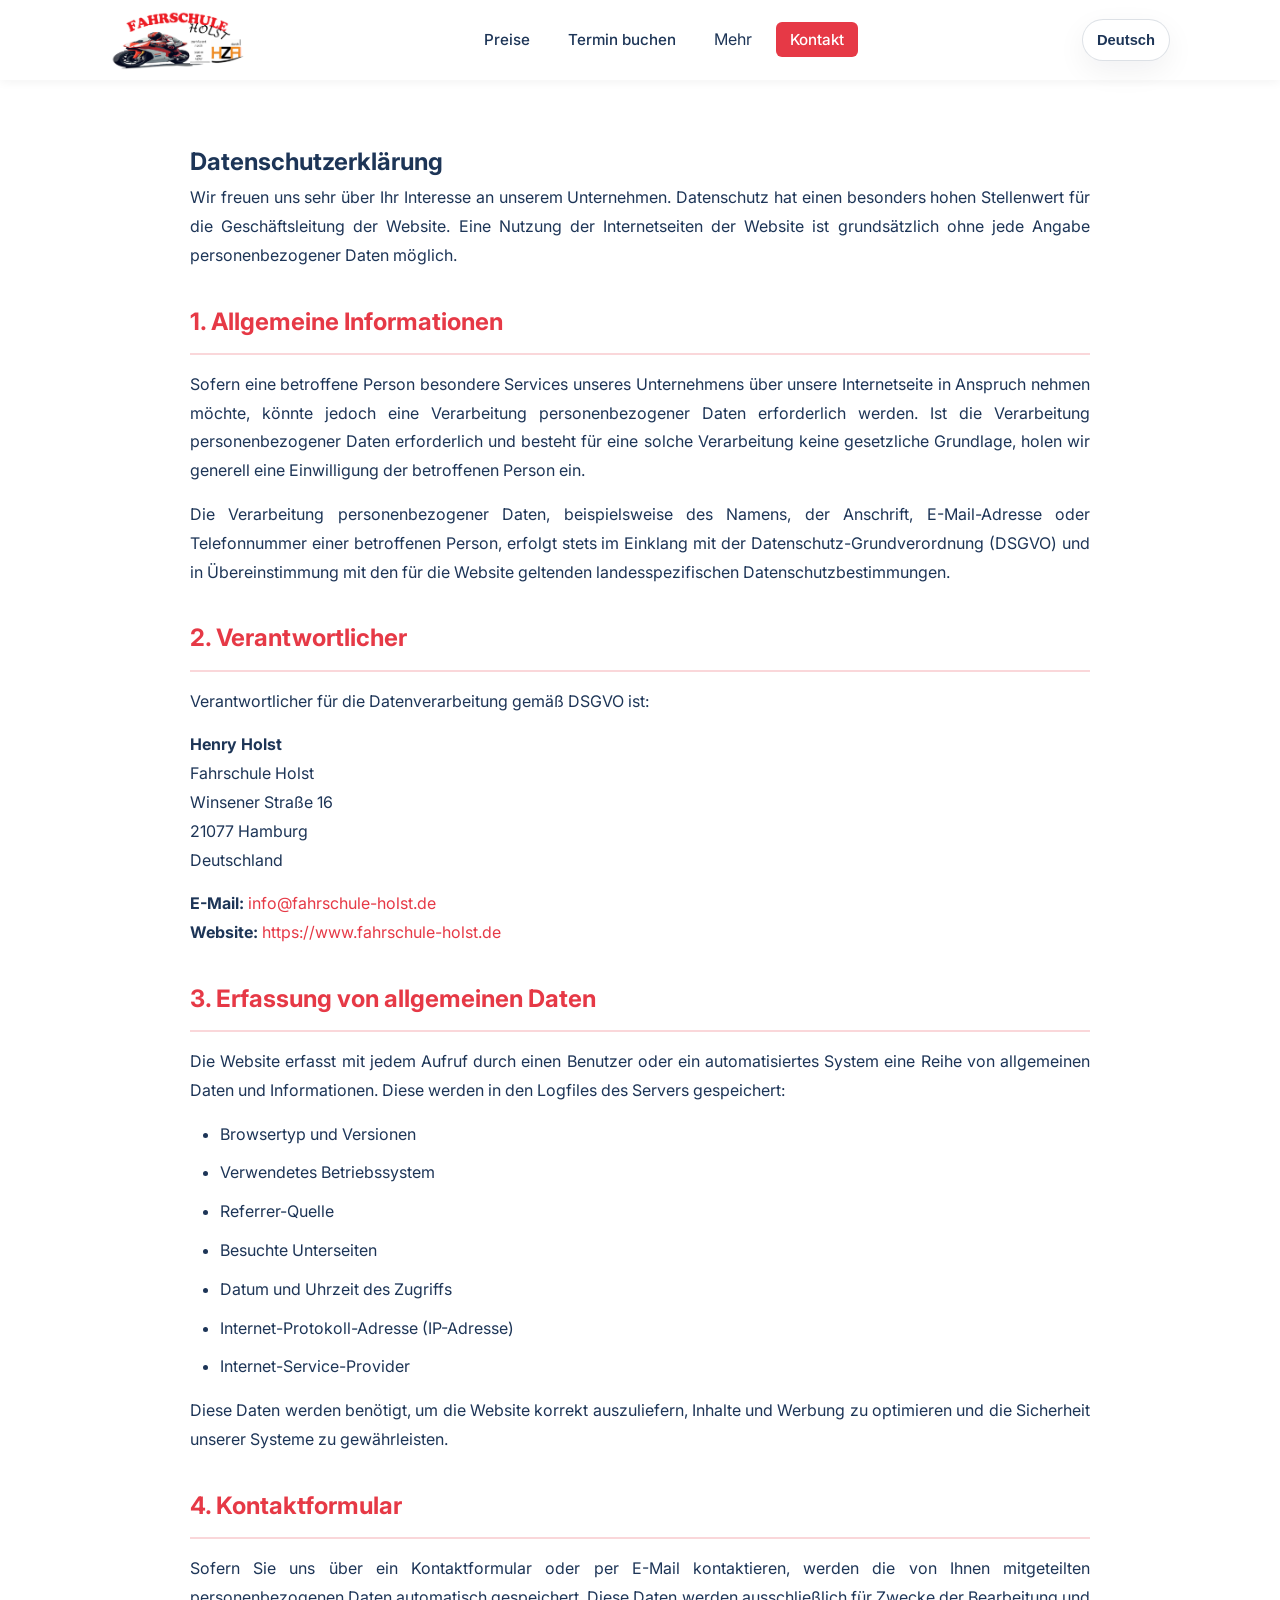
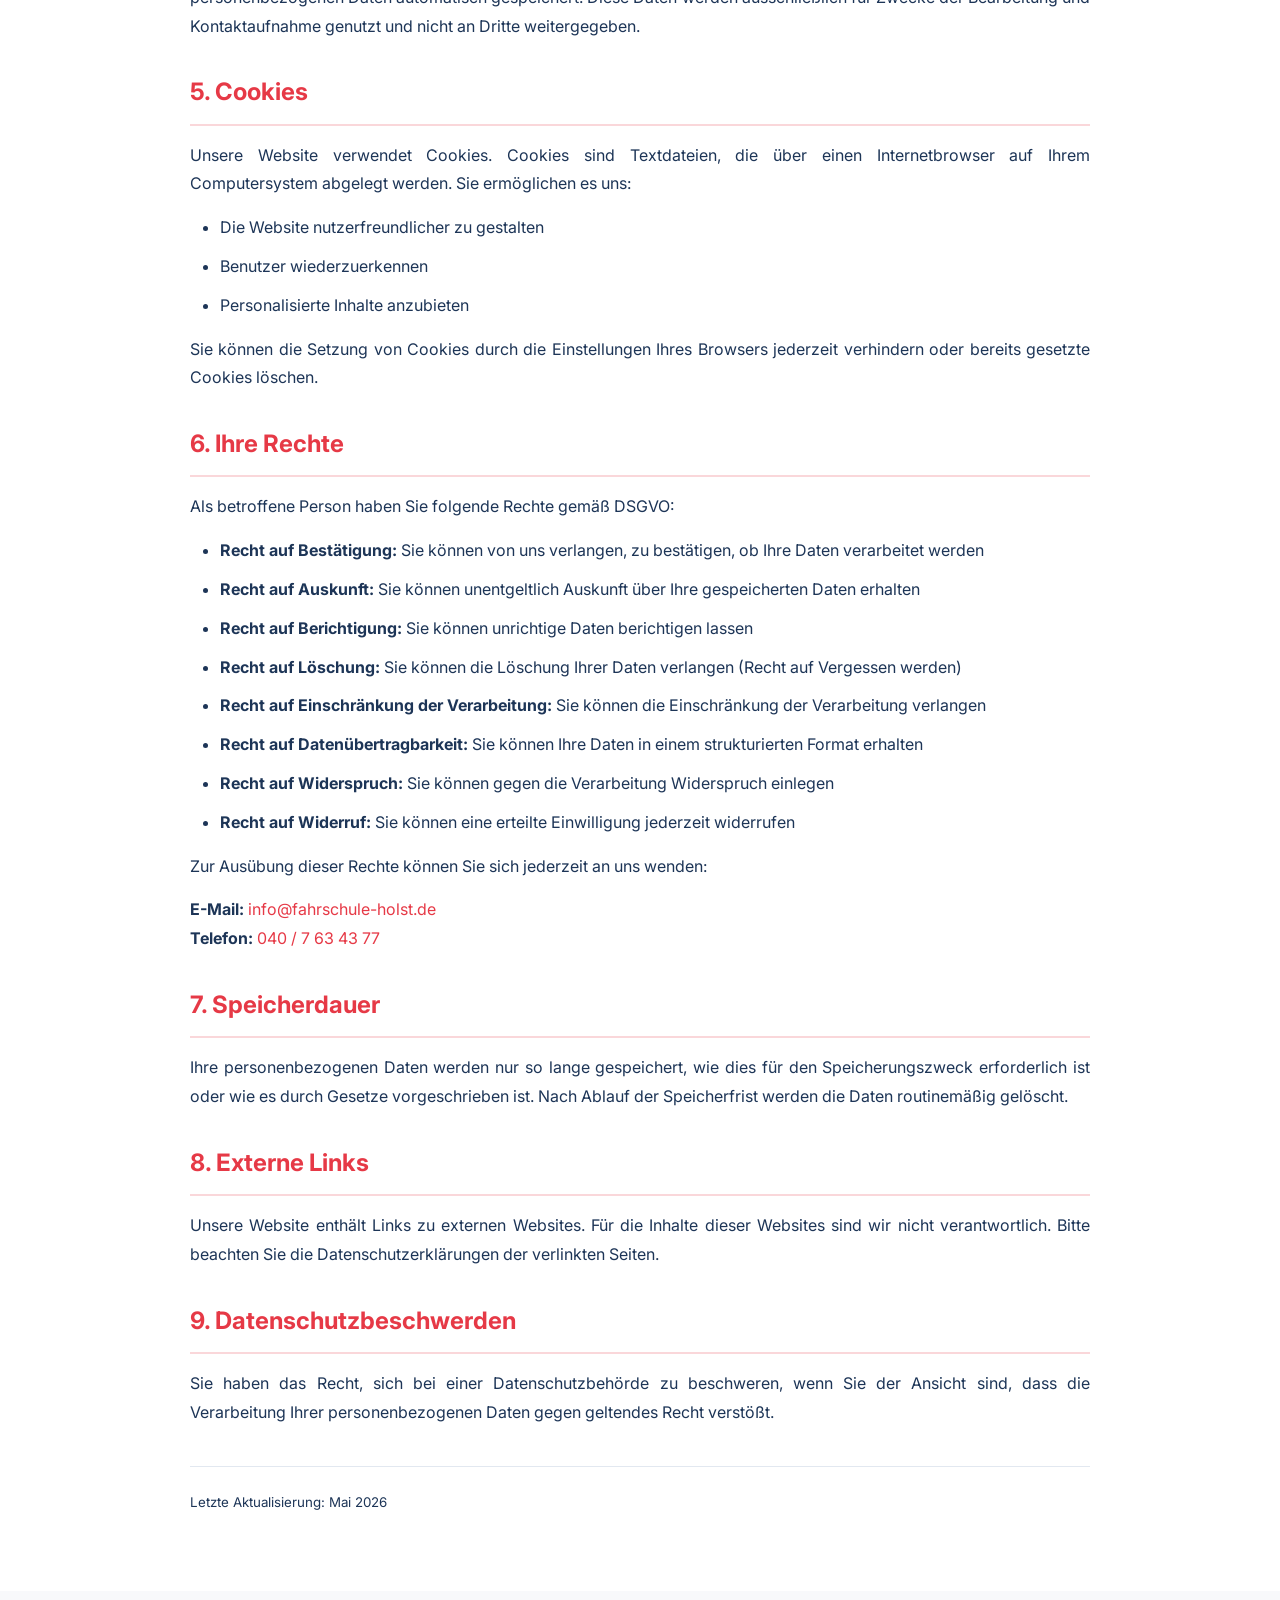
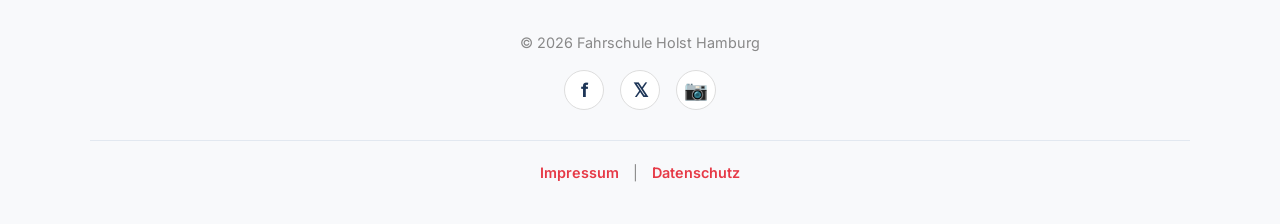
<file: datenschutz.html>
<!DOCTYPE html>
<html lang="de">
<head>
    <meta charset="UTF-8">
    <meta name="viewport" content="width=device-width, initial-scale=1.0">
    <title>Datenschutzerklärung | Fahrschule Holst</title>
    <link rel="stylesheet" href="style.css">
    <link href="https://fonts.googleapis.com/css2?family=Inter:wght@400;700&display=swap" rel="stylesheet">
</head>
<body>
    <a id="top"></a>
    <header>
        <nav class="navbar">
            <div class="navbar-container">
                <div class="logo">
                    <a href="index.html" class="logo-link" aria-label="Zur Startseite">
                        <img src="holstLogo.png" alt="Fahrschule Holst" class="site-logo">
                    </a>
                </div>
                <button class="hamburger" id="hamburger" aria-label="Navigation umschalten">
                    <span></span>
                    <span></span>
                    <span></span>
                </button>
                <div class="nav-menu" id="nav-menu">
                    <ul class="nav-links">
                        <li><a href="index.html#prices">Preise</a></li>
                        <li><a href="index.html#booking">Termin buchen</a></li>
                        <li class="nav-item dropdown">
                            <button class="dropbtn" id="nav-more" type="button" aria-haspopup="true" aria-expanded="false">Mehr</button>
                            <ul class="dropdown-menu" aria-label="Weitere Navigation">
                                <li><a href="index.html#resources">Ressourcen</a></li>
                                <li><a href="index.html#professional-training">Weiterbildung</a></li>
                                <li><a href="index.html#handicap">Handicap</a></li>
                                <li><a href="index.html#team">Team</a></li>
                                <li><a href="index.html#partners">Partner</a></li>
                            </ul>
                        </li>
                        <li><a href="index.html#contact" class="btn-nav-cta">Kontakt</a></li>
                    </ul>
                </div>
                <div class="language-selector">
                    <button type="button" class="google-translate-toggle" id="google-translate-toggle">Deutsch</button>
                    <div id="google_translate_element" class="google-translate-element" aria-hidden="true"></div>
                </div>
            </div>
        </nav>
    </header>

    <section class="container legal-section" style="padding: 60px 0;">
        <div class="legal-content">
            <h1>Datenschutzerklärung</h1>

            <p>Wir freuen uns sehr über Ihr Interesse an unserem Unternehmen. Datenschutz hat einen besonders hohen Stellenwert für die Geschäftsleitung der Website. Eine Nutzung der Internetseiten der Website ist grundsätzlich ohne jede Angabe personenbezogener Daten möglich.</p>

            <h2>1. Allgemeine Informationen</h2>
            <p>Sofern eine betroffene Person besondere Services unseres Unternehmens über unsere Internetseite in Anspruch nehmen möchte, könnte jedoch eine Verarbeitung personenbezogener Daten erforderlich werden. Ist die Verarbeitung personenbezogener Daten erforderlich und besteht für eine solche Verarbeitung keine gesetzliche Grundlage, holen wir generell eine Einwilligung der betroffenen Person ein.</p>

            <p>Die Verarbeitung personenbezogener Daten, beispielsweise des Namens, der Anschrift, E-Mail-Adresse oder Telefonnummer einer betroffenen Person, erfolgt stets im Einklang mit der Datenschutz-Grundverordnung (DSGVO) und in Übereinstimmung mit den für die Website geltenden landesspezifischen Datenschutzbestimmungen.</p>

            <h2>2. Verantwortlicher</h2>
            <p>Verantwortlicher für die Datenverarbeitung gemäß DSGVO ist:</p>
            <p>
                <strong>Henry Holst</strong><br>
                Fahrschule Holst<br>
                Winsener Straße 16<br>
                21077 Hamburg<br>
                Deutschland
            </p>
            <p>
                <strong>E-Mail:</strong> <a href="mailto:info@fahrschule-holst.de">info@fahrschule-holst.de</a><br>
                <strong>Website:</strong> <a href="https://www.fahrschule-holst.de">https://www.fahrschule-holst.de</a>
            </p>

            <h2>3. Erfassung von allgemeinen Daten</h2>
            <p>Die Website erfasst mit jedem Aufruf durch einen Benutzer oder ein automatisiertes System eine Reihe von allgemeinen Daten und Informationen. Diese werden in den Logfiles des Servers gespeichert:</p>
            <ul>
                <li>Browsertyp und Versionen</li>
                <li>Verwendetes Betriebssystem</li>
                <li>Referrer-Quelle</li>
                <li>Besuchte Unterseiten</li>
                <li>Datum und Uhrzeit des Zugriffs</li>
                <li>Internet-Protokoll-Adresse (IP-Adresse)</li>
                <li>Internet-Service-Provider</li>
            </ul>
            <p>Diese Daten werden benötigt, um die Website korrekt auszuliefern, Inhalte und Werbung zu optimieren und die Sicherheit unserer Systeme zu gewährleisten.</p>

            <h2>4. Kontaktformular</h2>
            <p>Sofern Sie uns über ein Kontaktformular oder per E-Mail kontaktieren, werden die von Ihnen mitgeteilten personenbezogenen Daten automatisch gespeichert. Diese Daten werden ausschließlich für Zwecke der Bearbeitung und Kontaktaufnahme genutzt und nicht an Dritte weitergegeben.</p>

            <h2>5. Cookies</h2>
            <p>Unsere Website verwendet Cookies. Cookies sind Textdateien, die über einen Internetbrowser auf Ihrem Computersystem abgelegt werden. Sie ermöglichen es uns:</p>
            <ul>
                <li>Die Website nutzerfreundlicher zu gestalten</li>
                <li>Benutzer wiederzuerkennen</li>
                <li>Personalisierte Inhalte anzubieten</li>
            </ul>
            <p>Sie können die Setzung von Cookies durch die Einstellungen Ihres Browsers jederzeit verhindern oder bereits gesetzte Cookies löschen.</p>

            <h2>6. Ihre Rechte</h2>
            <p>Als betroffene Person haben Sie folgende Rechte gemäß DSGVO:</p>
            <ul>
                <li><strong>Recht auf Bestätigung:</strong> Sie können von uns verlangen, zu bestätigen, ob Ihre Daten verarbeitet werden</li>
                <li><strong>Recht auf Auskunft:</strong> Sie können unentgeltlich Auskunft über Ihre gespeicherten Daten erhalten</li>
                <li><strong>Recht auf Berichtigung:</strong> Sie können unrichtige Daten berichtigen lassen</li>
                <li><strong>Recht auf Löschung:</strong> Sie können die Löschung Ihrer Daten verlangen (Recht auf Vergessen werden)</li>
                <li><strong>Recht auf Einschränkung der Verarbeitung:</strong> Sie können die Einschränkung der Verarbeitung verlangen</li>
                <li><strong>Recht auf Datenübertragbarkeit:</strong> Sie können Ihre Daten in einem strukturierten Format erhalten</li>
                <li><strong>Recht auf Widerspruch:</strong> Sie können gegen die Verarbeitung Widerspruch einlegen</li>
                <li><strong>Recht auf Widerruf:</strong> Sie können eine erteilte Einwilligung jederzeit widerrufen</li>
            </ul>

            <p>Zur Ausübung dieser Rechte können Sie sich jederzeit an uns wenden:</p>
            <p>
                <strong>E-Mail:</strong> <a href="mailto:info@fahrschule-holst.de">info@fahrschule-holst.de</a><br>
                <strong>Telefon:</strong> <a href="tel:+49407634377">040 / 7 63 43 77</a>
            </p>

            <h2>7. Speicherdauer</h2>
            <p>Ihre personenbezogenen Daten werden nur so lange gespeichert, wie dies für den Speicherungszweck erforderlich ist oder wie es durch Gesetze vorgeschrieben ist. Nach Ablauf der Speicherfrist werden die Daten routinemäßig gelöscht.</p>

            <h2>8. Externe Links</h2>
            <p>Unsere Website enthält Links zu externen Websites. Für die Inhalte dieser Websites sind wir nicht verantwortlich. Bitte beachten Sie die Datenschutzerklärungen der verlinkten Seiten.</p>

            <h2>9. Datenschutzbeschwerden</h2>
            <p>Sie haben das Recht, sich bei einer Datenschutzbehörde zu beschweren, wenn Sie der Ansicht sind, dass die Verarbeitung Ihrer personenbezogenen Daten gegen geltendes Recht verstößt.</p>

            <p style="margin-top: 40px; padding-top: 20px; border-top: 1px solid #e2e8f0;">
                <small>Letzte Aktualisierung: Mai 2026</small>
            </p>
        </div>
    </section>

    <footer>
        <div class="footer-content">
            <p>&copy; 2026 Fahrschule Holst Hamburg</p>
            <div class="social-links">
                <a href="https://facebook.com" target="_blank" rel="noopener" aria-label="Facebook">
                    <span class="social-icon">f</span>
                </a>
                <a href="https://twitter.com" target="_blank" rel="noopener" aria-label="Twitter">
                    <span class="social-icon">𝕏</span>
                </a>
                <a href="https://instagram.com" target="_blank" rel="noopener" aria-label="Instagram">
                    <span class="social-icon">📷</span>
                </a>
            </div>
            <div class="legal-links">
                <a href="impressum.html">Impressum</a> | 
                <a href="datenschutz.html">Datenschutz</a>
            </div>
        </div>
    </footer>

    <script>
        // Hamburger menu toggle (same as main page)
        const hamburger = document.getElementById('hamburger');
        const navMenu = document.getElementById('nav-menu');
        const navLinks = document.querySelectorAll('.nav-links a');

        hamburger.addEventListener('click', () => {
            hamburger.classList.toggle('active');
            navMenu.classList.toggle('active');
        });

        const navDropdown = document.querySelector('.nav-item.dropdown');
        const navMoreButton = document.getElementById('nav-more');

        navLinks.forEach(link => {
            link.addEventListener('click', () => {
                hamburger.classList.remove('active');
                navMenu.classList.remove('active');
                navDropdown?.classList.remove('open');
                navMoreButton?.setAttribute('aria-expanded', 'false');
            });
        });

        navMoreButton?.addEventListener('click', (event) => {
            event.stopPropagation();
            const isOpen = navDropdown.classList.toggle('open');
            navMoreButton.setAttribute('aria-expanded', String(isOpen));
        });

        document.addEventListener('click', (event) => {
            if (!event.target.closest('.navbar-container')) {
                hamburger.classList.remove('active');
                navMenu.classList.remove('active');
            }
            if (!event.target.closest('.nav-item.dropdown')) {
                navDropdown?.classList.remove('open');
                navMoreButton?.setAttribute('aria-expanded', 'false');
            }
            if (!event.target.closest('.language-selector')) {
                const googleTranslateElement = document.getElementById('google_translate_element');
                googleTranslateElement?.classList.remove('active');
                googleTranslateElement?.setAttribute('aria-hidden', 'true');
            }
        });
    </script>
    <script src="translate.js"></script>
</body>
</html>
</file>
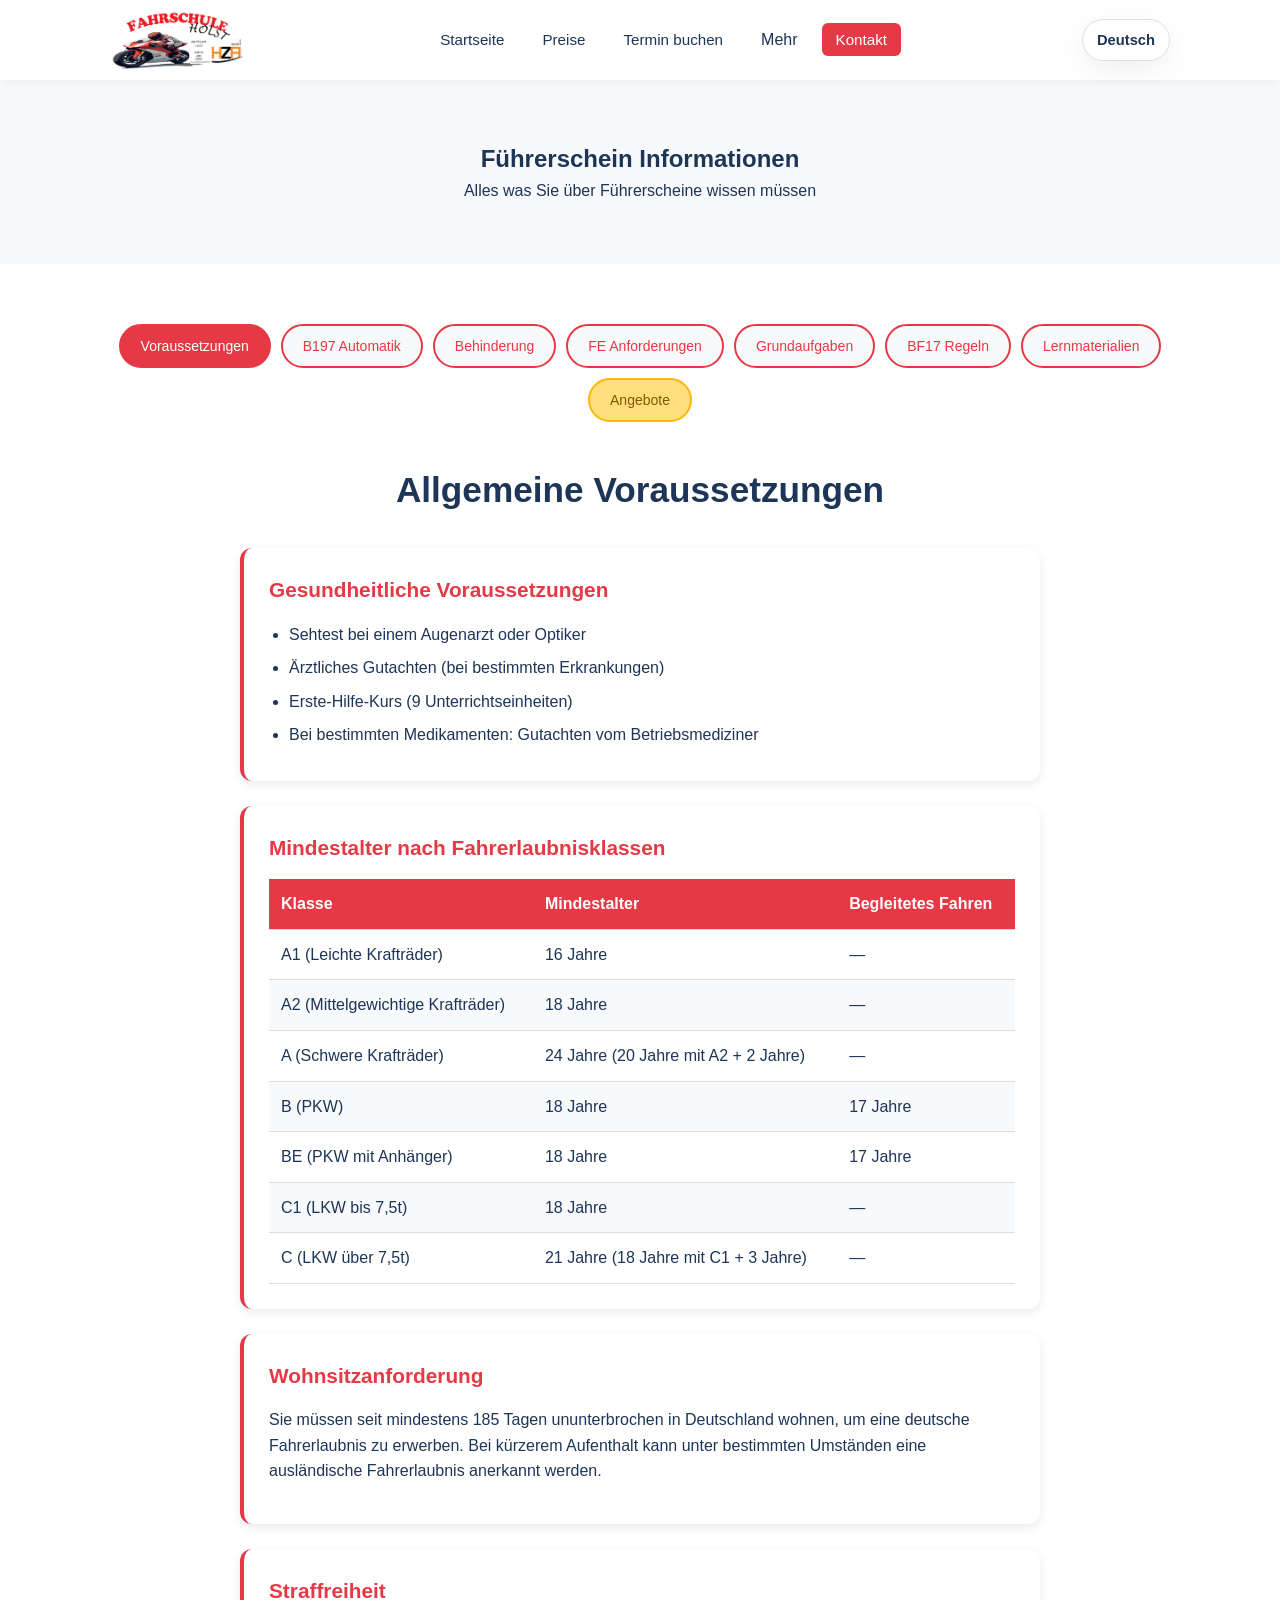
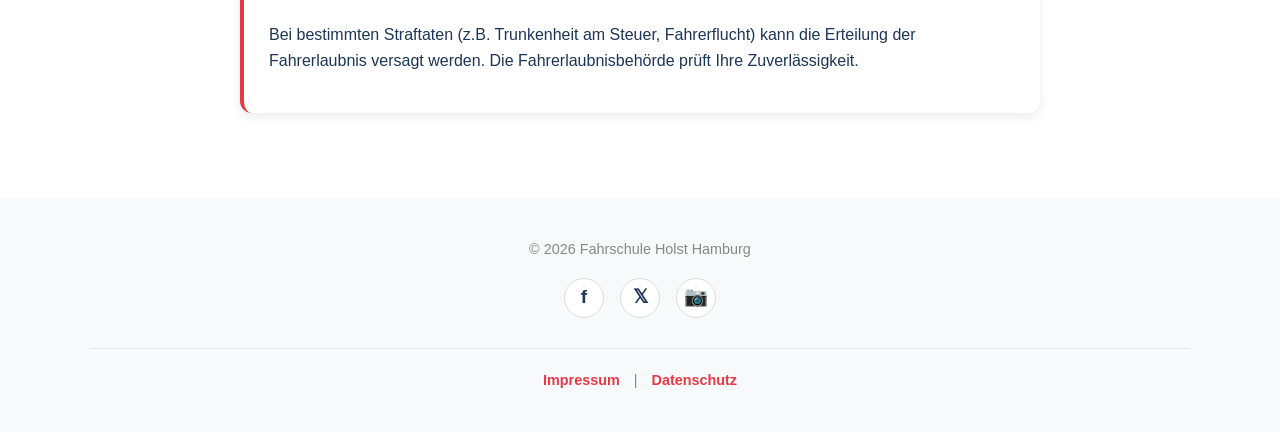
<file: fuehrerscheininfo.html>
<!DOCTYPE html>
<html lang="de">
<head>
    <meta charset="UTF-8">
    <meta name="viewport" content="width=device-width, initial-scale=1.0">
    <title>Führerschein Informationen - Fahrschule Holst</title>
    <link rel="stylesheet" href="style.css">
    <link rel="icon" href="holstLogo.png" type="image/png">
    <link href="https://fonts.googleapis.com/css2?family=Roboto:wght@300;400;500;700&display=swap" rel="stylesheet">
    <link rel="stylesheet" href="https://cdnjs.cloudflare.com/ajax/libs/font-awesome/6.0.0/css/all.min.css">
</head>
<body>
    <header>
        <nav class="navbar">
<div class="navbar-container">
                <div class="logo">
                    <a href="index.html" class="logo-link" aria-label="Zur Startseite">
                        <img src="holstLogo.png" alt="Fahrschule Holst" class="site-logo">
                    </a>
                </div>

                <button class="hamburger" id="hamburger" aria-label="Navigation umschalten">
                    <span></span>
                    <span></span>
                    <span></span>
                </button>

                <div class="nav-menu" id="nav-menu">
                    <ul class="nav-links">
                        <li><a href="index.html" id="nav-home">Startseite</a></li>
                        <li><a href="index.html#prices" id="nav-price">Preise</a></li>
                        <li><a href="index.html#booking" id="nav-booking">Termin buchen</a></li>
                        <li class="nav-item dropdown">
                            <button class="dropbtn" id="nav-more" type="button" aria-haspopup="true" aria-expanded="false">Mehr</button>
                            <ul class="dropdown-menu" aria-label="Weitere Navigation">
                                <li><a href="fuehrerscheininfo.html" id="nav-license">Führerscheininfo</a></li>
                                <li><a href="index.html#resources" id="nav-resources">Ressourcen</a></li>
                                <li><a href="index.html#professional-training" id="nav-training">Weiterbildung</a></li>
                                <li><a href="index.html#handicap" id="nav-handicap">Handicap</a></li>
                                <li><a href="index.html#team" id="nav-team">Team</a></li>
                                <li><a href="index.html#partners" id="nav-partners">Partner</a></li>
                            </ul>
                        </li>
                        <li><a href="index.html#contact" class="btn-nav-cta" id="nav-contact">Kontakt</a></li>
                    </ul>
                </div>

                <div class="language-selector">
                    <button type="button" class="google-translate-toggle" id="google-translate-toggle">Deutsch</button>
                    <div id="google_translate_element" class="google-translate-element" aria-hidden="true"></div>
                </div>
            </div>
        </nav>
    </header>

    <main>
        <section class="hero-section">
            <div class="hero-content">
                <h1 id="license-hero-title">Führerschein Informationen</h1>
                <p id="license-hero-subtitle">Alles was Sie über Führerscheine wissen müssen</p>
            </div>
        </section>

        <section id="license-info" class="container license-info-section">
            <div class="license-tabs">
                <button class="license-tab-btn active" data-tab="qualifications" id="tab-qualifications">Voraussetzungen</button>
                <button class="license-tab-btn" data-tab="b197" id="tab-b197">B197 Automatik</button>
                <button class="license-tab-btn" data-tab="disability" id="tab-disability">Behinderung</button>
                <button class="license-tab-btn" data-tab="fe-requirements" id="tab-fe-requirements">FE Anforderungen</button>
                <button class="license-tab-btn" data-tab="basic-tasks" id="tab-basic-tasks">Grundaufgaben</button>
                <button class="license-tab-btn" data-tab="bf17" id="tab-bf17">BF17 Regeln</button>
                <button class="license-tab-btn" data-tab="learning-materials" id="tab-learning-materials">Lernmaterialien</button>
                <button class="license-tab-btn offers-btn" data-tab="offers" id="tab-offers">Angebote</button>
            </div>

            <div class="license-content">
                <!-- General Qualifications Tab -->
                <div id="qualifications" class="license-tab active">
                    <h2 id="qualifications-title">Allgemeine Voraussetzungen</h2>
                    <div class="license-card">
                        <h3 id="qualifications-health-title">Gesundheitliche Voraussetzungen</h3>
                        <ul>
                            <li id="qualifications-health-1">Sehtest bei einem Augenarzt oder Optiker</li>
                            <li id="qualifications-health-2">Ärztliches Gutachten (bei bestimmten Erkrankungen)</li>
                            <li id="qualifications-health-3">Erste-Hilfe-Kurs (9 Unterrichtseinheiten)</li>
                            <li id="qualifications-health-4">Bei bestimmten Medikamenten: Gutachten vom Betriebsmediziner</li>
                        </ul>
                    </div>

                    <div class="license-card">
                        <h3>Mindestalter nach Fahrerlaubnisklassen</h3>
                        <table class="license-table">
                            <thead>
                                <tr>
                                    <th>Klasse</th>
                                    <th>Mindestalter</th>
                                    <th>Begleitetes Fahren</th>
                                </tr>
                            </thead>
                            <tbody>
                                <tr>
                                    <td>A1 (Leichte Krafträder)</td>
                                    <td>16 Jahre</td>
                                    <td>—</td>
                                </tr>
                                <tr>
                                    <td>A2 (Mittelgewichtige Krafträder)</td>
                                    <td>18 Jahre</td>
                                    <td>—</td>
                                </tr>
                                <tr>
                                    <td>A (Schwere Krafträder)</td>
                                    <td>24 Jahre (20 Jahre mit A2 + 2 Jahre)</td>
                                    <td>—</td>
                                </tr>
                                <tr>
                                    <td>B (PKW)</td>
                                    <td>18 Jahre</td>
                                    <td>17 Jahre</td>
                                </tr>
                                <tr>
                                    <td>BE (PKW mit Anhänger)</td>
                                    <td>18 Jahre</td>
                                    <td>17 Jahre</td>
                                </tr>
                                <tr>
                                    <td>C1 (LKW bis 7,5t)</td>
                                    <td>18 Jahre</td>
                                    <td>—</td>
                                </tr>
                                <tr>
                                    <td>C (LKW über 7,5t)</td>
                                    <td>21 Jahre (18 Jahre mit C1 + 3 Jahre)</td>
                                    <td>—</td>
                                </tr>
                            </tbody>
                        </table>
                    </div>

                    <div class="license-card">
                        <h3>Wohnsitzanforderung</h3>
                        <p>Sie müssen seit mindestens 185 Tagen ununterbrochen in Deutschland wohnen, um eine deutsche Fahrerlaubnis zu erwerben. Bei kürzerem Aufenthalt kann unter bestimmten Umständen eine ausländische Fahrerlaubnis anerkannt werden.</p>
                    </div>

                    <div class="license-card">
                        <h3>Straffreiheit</h3>
                        <p>Bei bestimmten Straftaten (z.B. Trunkenheit am Steuer, Fahrerflucht) kann die Erteilung der Fahrerlaubnis versagt werden. Die Fahrerlaubnisbehörde prüft Ihre Zuverlässigkeit.</p>
                    </div>
                </div>

                <!-- B197 Automatic License Tab -->
                <div id="b197" class="license-tab">
                    <h2 id="b197-title">B197 - Automatische Fahrerlaubnis</h2>
                    <div class="license-card">
                        <h3>Was ist die B197 Fahrerlaubnis?</h3>
                        <p>Die B197 Fahrerlaubnis ist eine spezielle Fahrerlaubnis der Klasse B, die ausschließlich für Kraftfahrzeuge mit Automatikgetriebe gilt. Sie ermöglicht das Führen von Fahrzeugen mit automatischem Getriebe, nicht jedoch von Fahrzeugen mit Schaltgetriebe.</p>
                    </div>

                    <div class="license-card">
                        <h3>Voraussetzungen für B197</h3>
                        <ul>
                            <li>Mindestalter: 17 Jahre (begleitetes Fahren ab 17 möglich)</li>
                            <li>Erste-Hilfe-Kurs (9 Unterrichtseinheiten)</li>
                            <li>Theoretische Prüfung</li>
                            <li>Praktische Prüfung auf einem Automatikfahrzeug</li>
                            <li>Sehtest und ärztliches Gutachten</li>
                        </ul>
                    </div>

                    <div class="license-card">
                        <h3>Besonderheiten der B197 Lizenz</h3>
                        <p>Mit der B197 Fahrerlaubnis dürfen Sie nur Fahrzeuge mit Automatikgetriebe führen. Wenn Sie später auch Schaltfahrzeuge fahren möchten, müssen Sie eine praktische Prüfung auf einem Schaltfahrzeug ablegen, um die volle B-Klasse zu erhalten.</p>
                    </div>

                    <div class="license-card">
                        <h3>Kosten für B197 Ausbildung</h3>
                        <p>Die Ausbildungskosten für die B197 Fahrerlaubnis sind in der Regel etwas günstiger als für die volle B-Klasse, da weniger Fahrstunden benötigt werden. Die genauen Kosten variieren je nach Fahrschule und individuellem Lernfortschritt.</p>
                    </div>
                </div>

                <!-- Disability Training Tab -->
                <div id="disability" class="license-tab">
                    <h2 id="disability-title">Ausbildung für Menschen mit Behinderung</h2>
                    <div class="license-card">
                        <h3>Unsere Expertise</h3>
                        <p>Seit 2007 bilden wir Menschen mit Behinderungen aus. Unsere Fahrlehrerinnen und Fahrlehrer sind speziell fortgebildet und verfügen über jahrelange Erfahrung in der Handicap-Ausbildung.</p>
                    </div>

                    <div class="license-card">
                        <h3>Barrierefreiheit</h3>
                        <p>Alle unsere Fahrschulen sind barrierefrei zu erreichen. Bushaltestellen befinden sich in unmittelbarer Umgebung. Der theoretische Unterricht wird integrativ mit behinderten und nichtbehinderten Fahrschülern durchgeführt.</p>
                    </div>

                    <div class="license-card">
                        <h3>Fachgutachten</h3>
                        <p>Wir erstellen Fahrproben und Gutachten zur Beurteilung der Fahrtauglichkeit. Unsere Experten helfen Ihnen und Ihrem Facharzt bei der Entscheidungsfindung.</p>
                    </div>

                    <div class="license-card">
                        <h3>Förderung</h3>
                        <p>Wir unterstützen Sie bei der beruflichen Rehabilitation durch die Deutsche Rentenversicherung. Beratung und individuelle Lösungen für Ihre Situation.</p>
                    </div>

                    <div class="license-card">
                        <h3>Kontakt für Handicap-Ausbildung</h3>
                        <p>Bei Fragen zur Ausbildung für Menschen mit Behinderungen stehen wir Ihnen gerne zur Verfügung:</p>
                        <p><strong>Telefon:</strong> 040 / 763 43 77<br><strong>Mobil:</strong> 0176 / 23 30 88 64</p>
                    </div>
                </div>

                <!-- FE Requirements Tab -->
                <div id="fe-requirements" class="license-tab">
                    <h2 id="fe-requirements-title">FE - Führerschein auf Probe</h2>
                    <div class="license-card">
                        <h3>Was ist die FE?</h3>
                        <p>Die FE (Führerschein auf Probe) ist eine zweijährige Probezeit für Fahranfänger. Während dieser Zeit gelten strengere Regeln und bei Verstößen können Punkte in Flensburg oder ein Aufbauseminar verhängt werden.</p>
                    </div>

                    <div class="license-card">
                        <h3>FE für Klasse A (Motorrad)</h3>
                        <ul>
                            <li>Mindestalter: 24 Jahre für A1, 25 Jahre für A2, 25 Jahre für A</li>
                            <li>Theoretische und praktische Prüfung</li>
                            <li>Zweijährige Probezeit</li>
                            <li>Bei Verstößen: Aufbauseminar oder verlängerte Probezeit</li>
                        </ul>
                    </div>

                    <div class="license-card">
                        <h3>FE für Klasse B (PKW)</h3>
                        <ul>
                            <li>Mindestalter: 18 Jahre (17 Jahre mit Begleitperson)</li>
                            <li>Theoretische und praktische Prüfung</li>
                            <li>Zweijährige Probezeit</li>
                            <li>Bei 1-3 Punkten: Aufbauseminar</li>
                            <li>Bei 4-5 Punkten: Aufbauseminar + verkehrspsychologische Beratung</li>
                            <li>Bei 6-7 Punkten: Probezeit verlängert auf 4 Jahre</li>
                        </ul>
                    </div>

                    <div class="license-card">
                        <h3>FE für Klasse C (LKW)</h3>
                        <ul>
                            <li>Mindestalter: 21 Jahre (18 Jahre mit C1E)</li>
                            <li>Zusätzliche Anforderungen für Berufskraftfahrer</li>
                            <li>Grundqualifikation nach BKrFQG</li>
                            <li>Zweijährige Probezeit</li>
                        </ul>
                    </div>

                    <div class="license-card">
                        <h3>FE für Anhänger (BE, C1E, CE)</h3>
                        <ul>
                            <li>Hängt von der Zugfahrzeugklasse ab</li>
                            <li>Zusätzliche praktische Prüfung</li>
                            <li>Gilt für Fahrzeuggespanne über 3,5t</li>
                        </ul>
                    </div>
                </div>

                <!-- Basic Tasks Tab -->
                <div id="basic-tasks" class="license-tab">
                    <h2 id="basic-tasks-title">Grundaufgaben der Fahrausbildung</h2>
                    <div class="license-card">
                        <h3>Grundaufgabe 1: Sicherer Umgang mit dem Fahrzeug</h3>
                        <ul>
                            <li>Sicheres Ein- und Aussteigen</li>
                            <li>Richtiges Anschnallen</li>
                            <li>Korrektes Einstellen von Sitz und Spiegel</li>
                            <li>Bedienung aller Bedienelemente</li>
                            <li>Sicherer Umgang mit Motor und Getriebe</li>
                        </ul>
                    </div>

                    <div class="license-card">
                        <h3>Grundaufgabe 2: Beherrschung der Fahrzeugführung</h3>
                        <ul>
                            <li>Anfahren und Halten</li>
                            <li>Geradeausfahren</li>
                            <li>Kurvenfahren</li>
                            <li>Abbiegen</li>
                            <li>Rückwärtsfahren</li>
                            <li>Parken</li>
                        </ul>
                    </div>

                    <div class="license-card">
                        <h3>Grundaufgabe 3: Verkehrsbeobachtung</h3>
                        <ul>
                            <li>Beobachtung des Verkehrsgeschehens</li>
                            <li>Erkennen von Gefahren</li>
                            <li>Rechtzeitiges Reagieren</li>
                            <li>Spiegel nutzen</li>
                            <li>Toter Winkel beachten</li>
                        </ul>
                    </div>

                    <div class="license-card">
                        <h3>Grundaufgabe 4: Verhalten im Verkehr</h3>
                        <ul>
                            <li>Einhaltung der Verkehrsvorschriften</li>
                            <li>Rücksichtnahme auf andere Verkehrsteilnehmer</li>
                            <li>Anpassung an Verkehrssituation</li>
                            <li>Vorausschauendes Fahren</li>
                            <li>Umweltbewusstes Fahren</li>
                        </ul>
                    </div>

                    <div class="license-card">
                        <h3>Grundaufgabe 5: Umweltbewusste und energiesparende Fahrweise</h3>
                        <ul>
                            <li>Schonender Umgang mit dem Fahrzeug</li>
                            <li>Wirtschaftliche Fahrweise</li>
                            <li>Umweltfreundliches Verhalten</li>
                            <li>Reduzierung von Abgasen</li>
                            <li>Energieeffiziente Techniken</li>
                        </ul>
                    </div>
                </div>

                <!-- BF17 Rules Tab -->
                <div id="bf17" class="license-tab">
                    <h2 id="bf17-title">BF17 - Begleitetes Fahren ab 17</h2>
                    <div class="license-card">
                        <h3>Was ist BF17?</h3>
                        <p>BF17 ermöglicht es Jugendlichen ab 17 Jahren, bereits vor Erreichen der Volljährigkeit mit einer Begleitperson Auto zu fahren. Die Begleitperson muss mindestens 30 Jahre alt sein, seit mindestens 5 Jahren die Fahrerlaubnis der Klasse B besitzen und nicht mehr als 3 Punkte im Fahreignungsregister haben.</p>
                    </div>

                    <div class="license-card">
                        <h3>Voraussetzungen für BF17</h3>
                        <ul>
                            <li>Mindestalter: 17 Jahre</li>
                            <li>Theoretische Prüfung bestanden</li>
                            <li>Mindestens eine Begleitperson</li>
                            <li>Begleitperson: mind. 30 Jahre, B-Klasse seit 5 Jahren, max. 3 Punkte</li>
                            <li>Nächtliches Fahrverbot von 23:00 bis 5:00 Uhr (Ausnahmen möglich)</li>
                                <li>Begleitperson muss auf dem Beifahrersitz sitzen</li>
                        </ul>
                    </div>

                    <div class="license-card">
                        <h3>Regeln während BF17</h3>
                        <ul>
                            <li>Immer eine eingetragene Begleitperson mitführen</li>
                            <li>Nächtliches Fahrverbot (23:00 - 5:00 Uhr)</li>
                            <li>Keine Alkoholgrenze von 0,0 Promille</li>
                            <li>Bei Verstößen gelten die gleichen Sanktionen wie für Volljährige</li>
                            <li>Probezeit beginnt mit 18 Jahren</li>
                        </ul>
                    </div>

                    <div class="license-card">
                        <h3>Vorteile von BF17</h3>
                        <ul>
                            <li>Früherer Erwerb von Fahrpraxis</li>
                            <li>Günstigere Versicherungstarife</li>
                            <li>Mehr Sicherheit durch Begleitung erfahrener Fahrer</li>
                            <li>Reduzierte Probezeit nach Volljährigkeit</li>
                        </ul>
                    </div>

                    <div class="license-card">
                        <h3>BF17 in der Probezeit</h3>
                        <p>Während der zweijährigen Probezeit gelten für BF17-Fahrer dieselben Regeln wie für alle Fahranfänger. Bei Verstößen können Punkte in Flensburg oder ein Aufbauseminar verhängt werden.</p>
                    </div>
                </div>

                <!-- Learning Materials Tab -->
                <div id="learning-materials" class="license-tab">
                    <h2 id="learning-materials-title">Lernmaterialien und Ressourcen</h2>
                    <div class="license-card">
                        <h3>Theorie-Lernmaterialien</h3>
                        <ul>
                            <li>Offizielles Fragen- und Antwortenkatalog der Fahrerlaubnisbehörde</li>
                            <li>Lernsoftware und Apps für die theoretische Prüfung</li>
                            <li>Lernbücher und Karteikarten</li>
                            <li>Online-Lernplattformen</li>
                            <li>Video-Tutorials zu Verkehrsregeln</li>
                        </ul>
                    </div>

                    <div class="license-card">
                        <h3>Praxis-Lernmaterialien</h3>
                        <ul>
                            <li>Fahrlehrbücher mit praktischen Tipps</li>
                            <li>Übungsmaterialien für Grundfahraufgaben</li>
                            <li>Checklisten für Fahrstunden</li>
                            <li>Video-Anleitungen für Fahrmanöver</li>
                            <li>Simulationssoftware für Fahrschulen</li>
                        </ul>
                    </div>

                    <div class="license-card">
                        <h3>Offizielle Quellen</h3>
                        <ul>
                            <li><a href="https://www.bast.de" target="_blank">Bundesanstalt für Straßenwesen (BASt)</a></li>
                            <li><a href="https://www.tuev-nord.de" target="_blank">TÜV Nord</a></li>
                            <li><a href="https://www.dekraf.de" target="_blank">Deutsche Kraftfahrer Akademie</a></li>
                            <li><a href="https://www.fahrschule.de" target="_blank">Informationsportal Fahrschule</a></li>
                        </ul>
                    </div>

                    <div class="license-card">
                        <h3>Prüfungsvorbereitung</h3>
                        <ul>
                            <li>Musterprüfungen online</li>
                            <li>Probefahrten zur Vorbereitung</li>
                            <li>Beratungsgespräche mit Fahrlehrern</li>
                            <li>Lernpläne und Zeitmanagement</li>
                            <li>Stressbewältigung und Prüfungsangst</li>
                        </ul>
                    </div>
                </div>

                <!-- Offers Tab -->
                <div id="offers" class="license-tab">
                    <h2 id="offers-title">Spezielle Angebote und Rabatte</h2>
                    <div class="license-card">
                        <h3>Fahrsimulator-Training</h3>
                        <p>Moderne Fahrsimulatoren für risikofreies Üben aller Fahrsituationen. Ideal zur Vorbereitung auf die praktische Prüfung und zur Verbesserung der Fahrtechnik.</p>
                        <ul>
                            <li>Realistische Fahrsimulation</li>
                            <li>Verschiedene Fahrzeugtypen</li>
                            <li>Notfallsituationen trainieren</li>
                            <li>Kostengünstiger als reale Fahrstunden</li>
                        </ul>
                    </div>

                    <div class="license-card">
                        <h3>FES-Seminar (Fahrerschulung für Einsteiger)</h3>
                        <p>Das FES-Seminar ist eine freiwillige Schulung für Fahranfänger, die während der Probezeit absolviert werden kann. Es vermittelt wichtige Kenntnisse für sicheres Fahren.</p>
                        <ul>
                            <li>4 Unterrichtseinheiten Theorie</li>
                            <li>1 Unterrichtseinheit Praxis</li>
                            <li>Reduzierung der Probezeit um 1 Jahr</li>
                            <li>Günstigere Versicherungsbeiträge</li>
                        </ul>
                    </div>

                    <div class="license-card">
                        <h3>ASF-Seminare (Aufbau-Seminare für Fahranfänger)</h3>
                        <p>Bei Verstößen während der Probezeit können ASF-Seminare angeordnet werden. Diese Seminare helfen, das Fahrverhalten zu verbessern und Punkte zu vermeiden.</p>
                        <ul>
                            <li>ASF 1: 4 Unterrichtseinheiten (bei 1-3 Punkten)</li>
                            <li>ASF 2: 6 Unterrichtseinheiten (bei 4-5 Punkten)</li>
                            <li>Verkehrspsychologische Beratung</li>
                            <li>Prävention von Verkehrsunfällen</li>
                        </ul>
                    </div>

                    <div class="license-card">
                        <h3>Sonderangebote für Berufskraftfahrer</h3>
                        <ul>
                            <li>Grundqualifikation nach BKrFQG</li>
                            <li>Weiterbildung für Gefahrguttransport</li>
                            <li>Schulungen für Ladungssicherung</li>
                            <li>Spezielle Kurse für Busfahrer</li>
                        </ul>
                    </div>

                    <div class="license-card">
                        <h3>Rabatte und Finanzierung</h3>
                        <ul>
                            <li>Ratenpläne für Ausbildungskosten</li>
                            <li>Rabatte für Mehrfachausbildungen</li>
                            <li>Gruppenrabatte für Freunde/Familie</li>
                            <li>Förderung durch Arbeitsagentur</li>
                        </ul>
                    </div>

                    <div class="license-card">
                        <h3>Kontakt für individuelle Angebote</h3>
                        <p>Gerne erstellen wir Ihnen ein individuelles Angebot passend zu Ihren Bedürfnissen:</p>
                        <p><strong>Telefon:</strong> 040 / 763 43 77<br><strong>E-Mail:</strong> info@fahrschule-holst.de</p>
                    </div>
                </div>
            </div>
        </section>
    </main>

    <footer>
        <div class="footer-content">
            <p>&copy; 2026 Fahrschule Holst Hamburg</p>
            <div class="social-links">
                <a href="https://facebook.com" target="_blank" rel="noopener" aria-label="Facebook">
                    <span class="social-icon">f</span>
                </a>
                <a href="https://twitter.com" target="_blank" rel="noopener" aria-label="Twitter">
                    <span class="social-icon">𝕏</span>
                </a>
                <a href="https://instagram.com" target="_blank" rel="noopener" aria-label="Instagram">
                    <span class="social-icon">📷</span>
                </a>
            </div>
            <div class="legal-links">
                <a href="impressum.html">Impressum</a> |
                <a href="datenschutz.html">Datenschutz</a>
            </div>
        </div>
    </footer>

    <script>
        // Hamburger menu toggle
        const hamburger = document.getElementById('hamburger');
        const navMenu = document.getElementById('nav-menu');

        hamburger.addEventListener('click', () => {
            hamburger.classList.toggle('active');
            navMenu.classList.toggle('active');
        });

        // Dropdown menu toggle
        const navMoreButton = document.getElementById('nav-more');
        const dropdownMenu = document.querySelector('.dropdown-menu');

        navMoreButton.addEventListener('click', (e) => {
            e.preventDefault();
            dropdownMenu.classList.toggle('active');
        });

        // License tabs functionality
        const licenseTabBtns = document.querySelectorAll('.license-tab-btn');
        const licenseTabs = document.querySelectorAll('.license-tab');

        licenseTabBtns.forEach(btn => {
            btn.addEventListener('click', () => {
                // Remove active class from all buttons and tabs
                licenseTabBtns.forEach(b => b.classList.remove('active'));
                licenseTabs.forEach(t => t.classList.remove('active'));

                // Add active class to clicked button and corresponding tab
                btn.classList.add('active');
                const tabId = btn.getAttribute('data-tab');
                document.getElementById(tabId).classList.add('active');
            });
        });

        // Close dropdown when clicking outside
        document.addEventListener('click', (e) => {
            if (!e.target.closest('.nav-item.dropdown')) {
                dropdownMenu.classList.remove('active');
            }
            if (!e.target.closest('.language-selector')) {
                const googleTranslateElement = document.getElementById('google_translate_element');
                googleTranslateElement?.classList.remove('active');
                googleTranslateElement?.setAttribute('aria-hidden', 'true');
            }
        });
    </script>
    <script src="translate.js"></script>
</body>
</html>
</file>
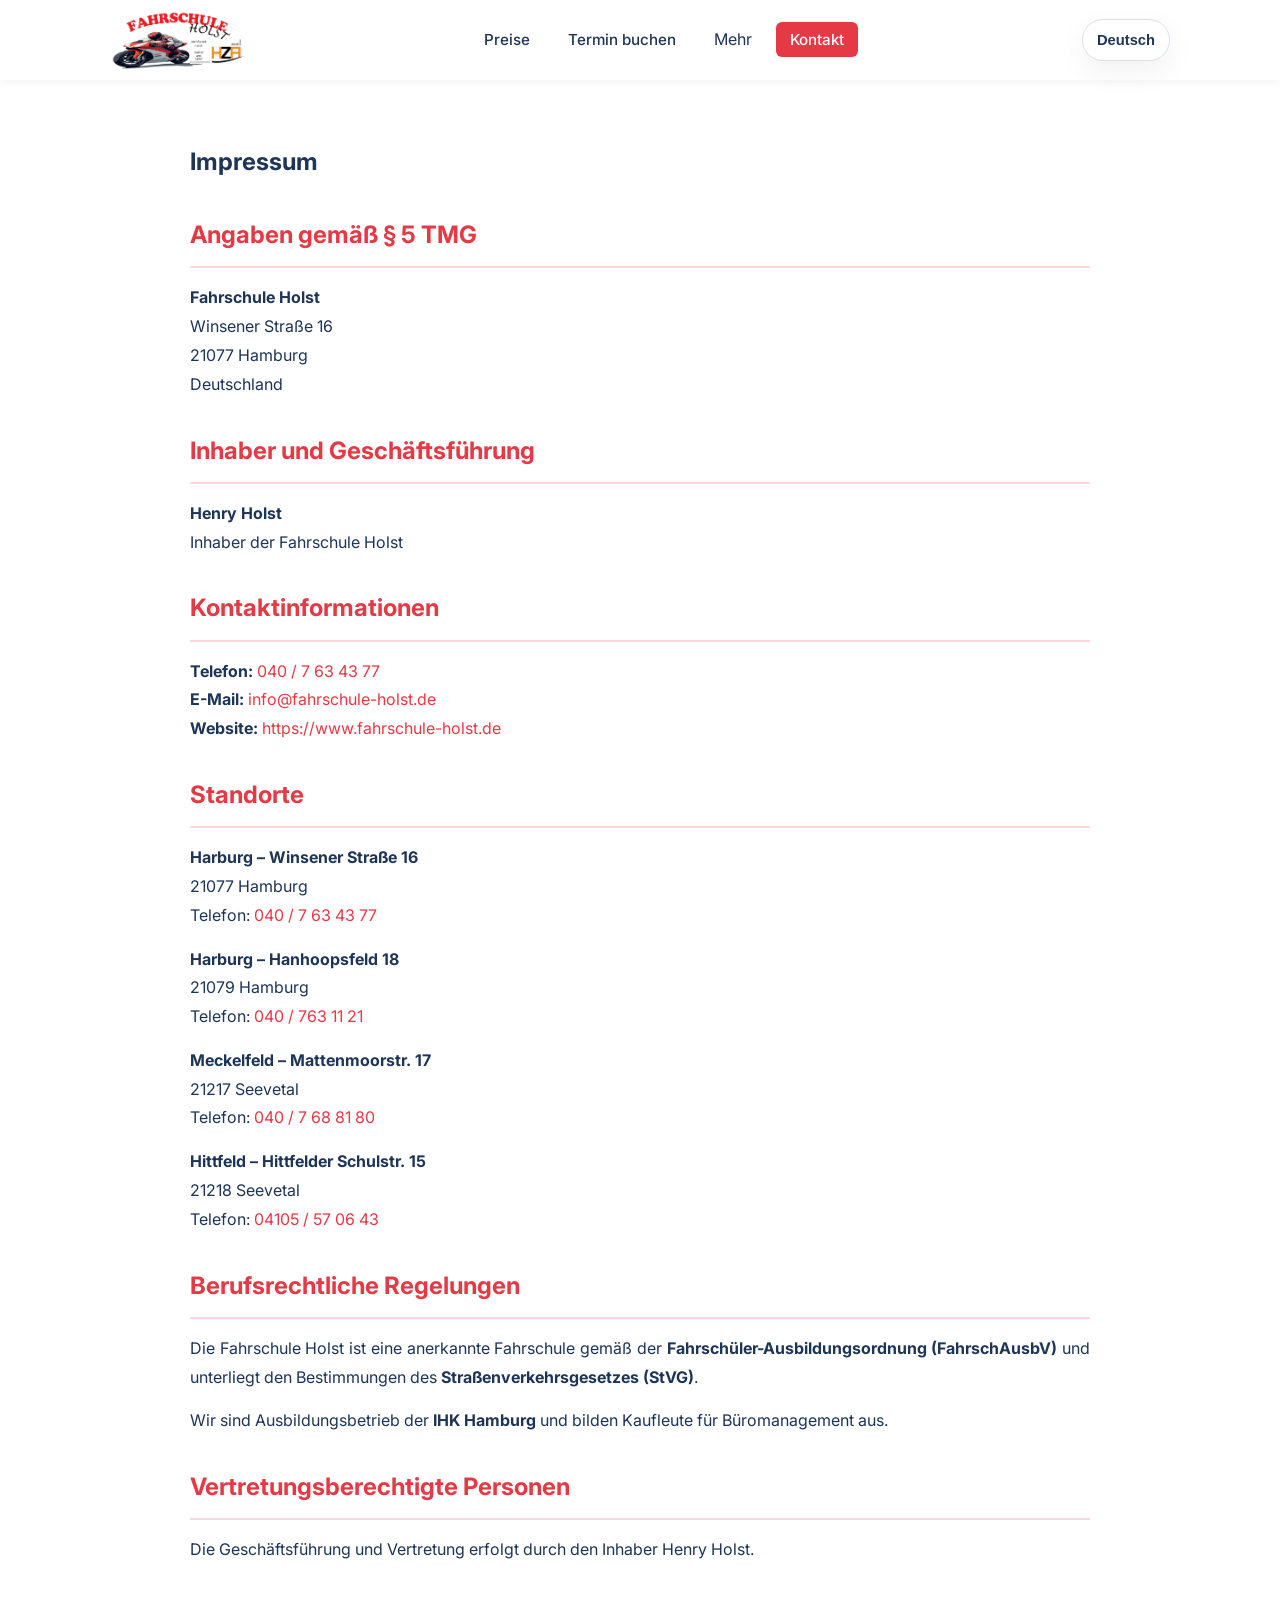
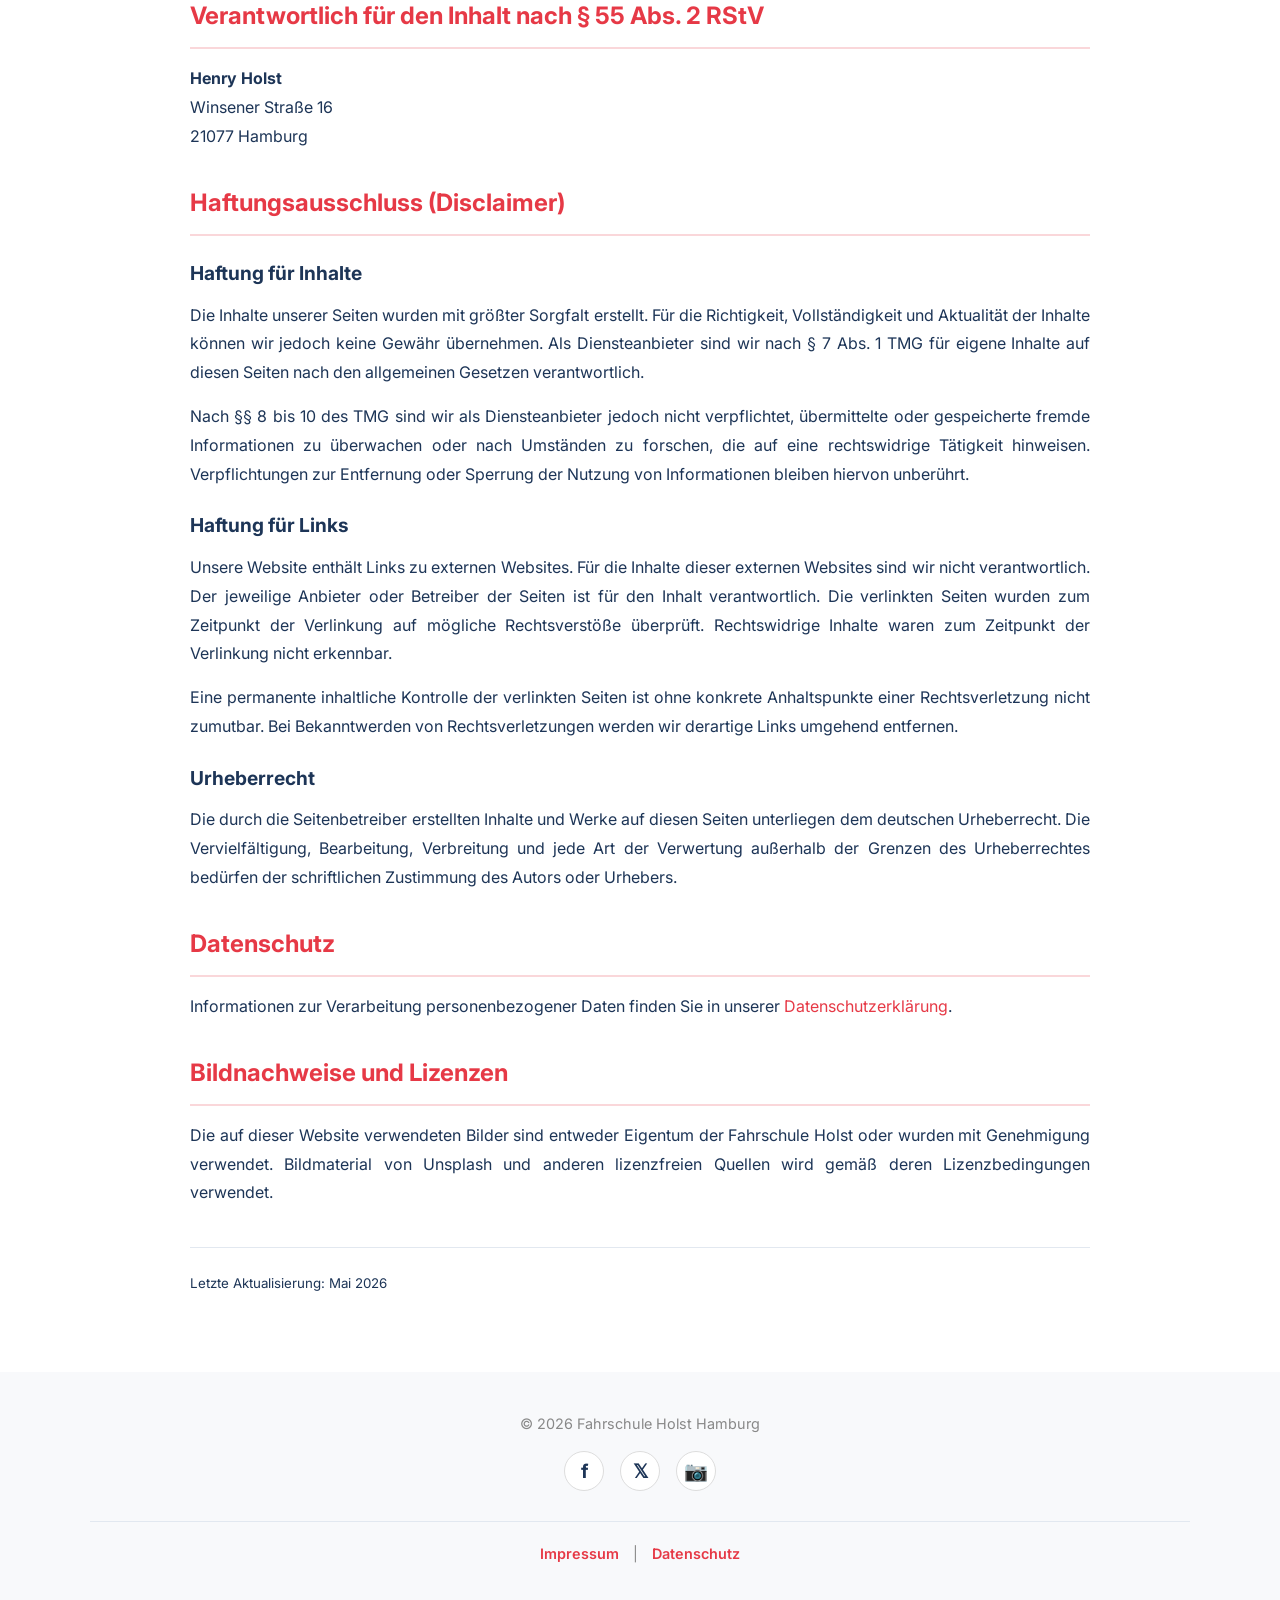
<file: impressum.html>
<!DOCTYPE html>
<html lang="de">
<head>
    <meta charset="UTF-8">
    <meta name="viewport" content="width=device-width, initial-scale=1.0">
    <title>Impressum | Fahrschule Holst</title>
    <link rel="stylesheet" href="style.css">
    <link href="https://fonts.googleapis.com/css2?family=Inter:wght@400;700&display=swap" rel="stylesheet">
</head>
<body>
    <a id="top"></a>
    <header>
        <nav class="navbar">
            <div class="navbar-container">
                <div class="logo">
                    <a href="index.html" class="logo-link" aria-label="Zur Startseite">
                        <img src="holstLogo.png" alt="Fahrschule Holst" class="site-logo">
                    </a>
                </div>
                <button class="hamburger" id="hamburger" aria-label="Navigation umschalten">
                    <span></span>
                    <span></span>
                    <span></span>
                </button>
                <div class="nav-menu" id="nav-menu">
                    <ul class="nav-links">
                        <li><a href="index.html#prices">Preise</a></li>
                        <li><a href="index.html#booking">Termin buchen</a></li>
                        <li class="nav-item dropdown">
                            <button class="dropbtn" id="nav-more" type="button" aria-haspopup="true" aria-expanded="false">Mehr</button>
                            <ul class="dropdown-menu" aria-label="Weitere Navigation">
                                <li><a href="index.html#resources">Ressourcen</a></li>
                                <li><a href="index.html#professional-training">Weiterbildung</a></li>
                                <li><a href="index.html#handicap">Handicap</a></li>
                                <li><a href="index.html#team">Team</a></li>
                                <li><a href="index.html#partners">Partner</a></li>
                            </ul>
                        </li>
                        <li><a href="index.html#contact" class="btn-nav-cta">Kontakt</a></li>
                    </ul>
                </div>
                <div class="language-selector">
                    <button type="button" class="google-translate-toggle" id="google-translate-toggle">Deutsch</button>
                    <div id="google_translate_element" class="google-translate-element" aria-hidden="true"></div>
                </div>
            </div>
        </nav>
    </header>

    <section class="container legal-section" style="padding: 60px 0;">
        <div class="legal-content">
            <h1>Impressum</h1>
            
            <h2>Angaben gemäß § 5 TMG</h2>
            <p>
                <strong>Fahrschule Holst</strong><br>
                Winsener Straße 16<br>
                21077 Hamburg<br>
                Deutschland
            </p>

            <h2>Inhaber und Geschäftsführung</h2>
            <p>
                <strong>Henry Holst</strong><br>
                Inhaber der Fahrschule Holst
            </p>

            <h2>Kontaktinformationen</h2>
            <p>
                <strong>Telefon:</strong> <a href="tel:+49407634377">040 / 7 63 43 77</a><br>
                <strong>E-Mail:</strong> <a href="mailto:info@fahrschule-holst.de">info@fahrschule-holst.de</a><br>
                <strong>Website:</strong> <a href="https://www.fahrschule-holst.de">https://www.fahrschule-holst.de</a>
            </p>

            <h2>Standorte</h2>
            <p>
                <strong>Harburg – Winsener Straße 16</strong><br>
                21077 Hamburg<br>
                Telefon: <a href="tel:+49407634377">040 / 7 63 43 77</a>
            </p>
            <p>
                <strong>Harburg – Hanhoopsfeld 18</strong><br>
                21079 Hamburg<br>
                Telefon: <a href="tel:+49407631121">040 / 763 11 21</a>
            </p>
            <p>
                <strong>Meckelfeld – Mattenmoorstr. 17</strong><br>
                21217 Seevetal<br>
                Telefon: <a href="tel:+49407688180">040 / 7 68 81 80</a>
            </p>
            <p>
                <strong>Hittfeld – Hittfelder Schulstr. 15</strong><br>
                21218 Seevetal<br>
                Telefon: <a href="tel:+494105570643">04105 / 57 06 43</a>
            </p>

            <h2>Berufsrechtliche Regelungen</h2>
            <p>
                Die Fahrschule Holst ist eine anerkannte Fahrschule gemäß der <strong>Fahrschüler-Ausbildungsordnung (FahrschAusbV)</strong> und unterliegt den Bestimmungen des <strong>Straßenverkehrsgesetzes (StVG)</strong>.
            </p>
            <p>
                Wir sind Ausbildungsbetrieb der <strong>IHK Hamburg</strong> und bilden Kaufleute für Büromanagement aus.
            </p>

            <h2>Vertretungsberechtigte Personen</h2>
            <p>
                Die Geschäftsführung und Vertretung erfolgt durch den Inhaber Henry Holst.
            </p>

            <h2>Verantwortlich für den Inhalt nach § 55 Abs. 2 RStV</h2>
            <p>
                <strong>Henry Holst</strong><br>
                Winsener Straße 16<br>
                21077 Hamburg
            </p>

            <h2>Haftungsausschluss (Disclaimer)</h2>
            <h3>Haftung für Inhalte</h3>
            <p>
                Die Inhalte unserer Seiten wurden mit größter Sorgfalt erstellt. Für die Richtigkeit, Vollständigkeit und Aktualität der Inhalte können wir jedoch keine Gewähr übernehmen. Als Diensteanbieter sind wir nach § 7 Abs. 1 TMG für eigene Inhalte auf diesen Seiten nach den allgemeinen Gesetzen verantwortlich.
            </p>
            <p>
                Nach §§ 8 bis 10 des TMG sind wir als Diensteanbieter jedoch nicht verpflichtet, übermittelte oder gespeicherte fremde Informationen zu überwachen oder nach Umständen zu forschen, die auf eine rechtswidrige Tätigkeit hinweisen. Verpflichtungen zur Entfernung oder Sperrung der Nutzung von Informationen bleiben hiervon unberührt.
            </p>

            <h3>Haftung für Links</h3>
            <p>
                Unsere Website enthält Links zu externen Websites. Für die Inhalte dieser externen Websites sind wir nicht verantwortlich. Der jeweilige Anbieter oder Betreiber der Seiten ist für den Inhalt verantwortlich. Die verlinkten Seiten wurden zum Zeitpunkt der Verlinkung auf mögliche Rechtsverstöße überprüft. Rechtswidrige Inhalte waren zum Zeitpunkt der Verlinkung nicht erkennbar.
            </p>
            <p>
                Eine permanente inhaltliche Kontrolle der verlinkten Seiten ist ohne konkrete Anhaltspunkte einer Rechtsverletzung nicht zumutbar. Bei Bekanntwerden von Rechtsverletzungen werden wir derartige Links umgehend entfernen.
            </p>

            <h3>Urheberrecht</h3>
            <p>
                Die durch die Seitenbetreiber erstellten Inhalte und Werke auf diesen Seiten unterliegen dem deutschen Urheberrecht. Die Vervielfältigung, Bearbeitung, Verbreitung und jede Art der Verwertung außerhalb der Grenzen des Urheberrechtes bedürfen der schriftlichen Zustimmung des Autors oder Urhebers.
            </p>

            <h2>Datenschutz</h2>
            <p>
                Informationen zur Verarbeitung personenbezogener Daten finden Sie in unserer <a href="datenschutz.html">Datenschutzerklärung</a>.
            </p>

            <h2>Bildnachweise und Lizenzen</h2>
            <p>
                Die auf dieser Website verwendeten Bilder sind entweder Eigentum der Fahrschule Holst oder wurden mit Genehmigung verwendet. Bildmaterial von Unsplash und anderen lizenzfreien Quellen wird gemäß deren Lizenzbedingungen verwendet.
            </p>

            <p style="margin-top: 40px; padding-top: 20px; border-top: 1px solid #e2e8f0;">
                <small>Letzte Aktualisierung: Mai 2026</small>
            </p>
        </div>
    </section>

    <footer>
        <div class="footer-content">
            <p>&copy; 2026 Fahrschule Holst Hamburg</p>
            <div class="social-links">
                <a href="https://facebook.com" target="_blank" rel="noopener" aria-label="Facebook">
                    <span class="social-icon">f</span>
                </a>
                <a href="https://twitter.com" target="_blank" rel="noopener" aria-label="Twitter">
                    <span class="social-icon">𝕏</span>
                </a>
                <a href="https://instagram.com" target="_blank" rel="noopener" aria-label="Instagram">
                    <span class="social-icon">📷</span>
                </a>
            </div>
            <div class="legal-links">
                <a href="impressum.html">Impressum</a> | 
                <a href="datenschutz.html">Datenschutz</a>
            </div>
        </div>
    </footer>

    <script>
        // Hamburger menu toggle (same as main page)
        const hamburger = document.getElementById('hamburger');
        const navMenu = document.getElementById('nav-menu');
        const navLinks = document.querySelectorAll('.nav-links a');

        hamburger.addEventListener('click', () => {
            hamburger.classList.toggle('active');
            navMenu.classList.toggle('active');
        });

        const navDropdown = document.querySelector('.nav-item.dropdown');
        const navMoreButton = document.getElementById('nav-more');

        navLinks.forEach(link => {
            link.addEventListener('click', () => {
                hamburger.classList.remove('active');
                navMenu.classList.remove('active');
                navDropdown?.classList.remove('open');
                navMoreButton?.setAttribute('aria-expanded', 'false');
            });
        });

        navMoreButton?.addEventListener('click', (event) => {
            event.stopPropagation();
            const isOpen = navDropdown.classList.toggle('open');
            navMoreButton.setAttribute('aria-expanded', String(isOpen));
        });

        document.addEventListener('click', (event) => {
            if (!event.target.closest('.navbar-container')) {
                hamburger.classList.remove('active');
                navMenu.classList.remove('active');
            }
            if (!event.target.closest('.nav-item.dropdown')) {
                navDropdown?.classList.remove('open');
                navMoreButton?.setAttribute('aria-expanded', 'false');
            }
            if (!event.target.closest('.language-selector')) {
                const googleTranslateElement = document.getElementById('google_translate_element');
                googleTranslateElement?.classList.remove('active');
                googleTranslateElement?.setAttribute('aria-hidden', 'true');
            }
        });
    </script>
    <script src="translate.js"></script>
</body>
</html>
</file>
<file: style.css>
/*CSS with FLEX BOX and variable*/ 
/* Variables for easy branding changes */
:root {
    --primary-color: #e63946; /* A strong "Holst" Red */
    --dark-bg: #1d3557;
    --light-bg: #f1faee;
    --text-dark: #1d3557;
    --white: #ffffff;
}

* {
    margin: 0;
    padding: 0;
    box-sizing: border-box;
}

body {
    font-family: 'Inter', sans-serif;
    line-height: 1.6;
    color: var(--text-dark);
    background-color: var(--white);
}

.container {
    max-width: 1100px;
    margin: 0 auto;
    padding: 0 20px;
}

/* Header & Nav */
header {
    background: rgba(255, 255, 255, 0.95);
    backdrop-filter: blur(5px);
    height: auto;
    display: flex;
    align-items: center;
    position: sticky;
    top: 0;
    z-index: 1000;
    box-shadow: 0 2px 10px rgba(0,0,0,0.05);
}

.navbar {
    width: 100%;
}

.navbar-container {
    max-width: 1100px;
    margin: 0 auto;
    padding: 10px 20px;
    display: flex;
    justify-content: space-between;
    align-items: center;
    width: 100%;
    position: relative;
}

nav {
    display: flex;
    justify-content: space-between;
    width: 100%;
    align-items: center;
}

.logo {
    display: flex;
    align-items: center;
    font-size: 1.5rem;
    font-weight: bold;
    letter-spacing: -1px;
    flex-shrink: 0;
}

.logo span { color: var(--primary-color); }

.site-logo {
    max-height: 60px;
    width: auto;
    display: block;
    transition: transform 0.25s ease;
}

.logo-link {
    display: inline-block;
    cursor: pointer;
}

.logo-link:hover .site-logo {
    transform: scale(1.06);
}

.sr-only {
    position: absolute;
    width: 1px;
    height: 1px;
    padding: 0;
    margin: -1px;
    overflow: hidden;
    clip: rect(0, 0, 0, 0);
    white-space: nowrap;
    border: 0;
}

.hero-section {
    padding: 60px 0;
    background: #f8f9fa;
}

.hero-content {
    max-width: 900px;
    margin: 0 auto;
    text-align: center;
}

.hero-content h1,
.hero-content p {
    margin-left: auto;
    margin-right: auto;
}

.logo-link:active .site-logo {
    transform: scale(0.95);
}

.hamburger {
    display: none;
    flex-direction: column;
    cursor: pointer;
    background: none;
    border: none;
    padding: 5px;
    gap: 5px;
}

.hamburger span {
    width: 25px;
    height: 3px;
    background-color: var(--text-dark);
    border-radius: 2px;
    transition: 0.3s ease;
}

.hamburger.active span:nth-child(1) {
    transform: rotate(45deg) translate(10px, 10px);
}

.hamburger.active span:nth-child(2) {
    opacity: 0;
}

.hamburger.active span:nth-child(3) {
    transform: rotate(-45deg) translate(7px, -7px);
}

.nav-menu {
    display: flex;
    justify-content: center;
    flex-grow: 1;
    padding: 0 20px;
}

.nav-links {
    list-style: none;
    display: flex;
    align-items: center;
    gap: 10px;
    flex-wrap: wrap;
    justify-content: center;
}

.nav-links li {
    list-style: none;
}

.nav-links a,
.dropbtn {
    padding: 10px 15px;
    border-radius: 12px;
}

.nav-links a {
    transition: background-color 0.25s ease, color 0.25s ease;
}

.nav-links a:hover,
.dropbtn:hover {
    background-color: rgba(230, 57, 70, 0.1);
    color: var(--primary-color);
}

.language-selector {
    flex-shrink: 0;
    display: flex;
    align-items: center;
    gap: 12px;
    justify-content: center;
    position: relative;
}

.language-selector select,
.language-selector .google-translate-toggle {
    min-height: 42px;
}

.language-selector select {
    border-radius: 999px;
}

.language-selector select:focus,
.google-translate-toggle:focus {
    outline: 2px solid rgba(230, 57, 70, 0.35);
    outline-offset: 2px;
}

.google-translate-toggle {
    border: 1px solid rgba(29, 53, 87, 0.15);
    background: #ffffff;
    color: var(--text-dark);
    border-radius: 999px;
    padding: 10px 14px;
    font-size: 0.92rem;
    cursor: pointer;
    font-weight: 600;
    box-shadow: 0 10px 30px rgba(15, 23, 42, 0.06);
    transition: all 0.25s ease;
}

.google-translate-toggle:hover,
.google-translate-toggle:focus {
    border-color: var(--primary-color);
    background: var(--primary-color);
    color: #ffffff;
}

.google-translate-element {
    display: block !important;
    min-width: 240px;
    position: absolute;
    right: 0;
    top: calc(100% + 12px);
    width: 1px;
    height: 1px;
    padding: 0;
    overflow: hidden;
    opacity: 0;
    pointer-events: none;
    background: transparent;
    border: none;
    z-index: -1;
}

.language-selector-menu {
    display: none;
    position: absolute;
    right: 0;
    top: calc(100% + 12px);
    min-width: 220px;
    background: #ffffff;
    border: 1px solid #e2e8f0;
    border-radius: 16px;
    box-shadow: 0 18px 40px rgba(15, 23, 42, 0.12);
    z-index: 1000;
    overflow: hidden;
}

.language-selector-menu.active {
    display: block;
}

.language-selector-item {
    width: 100%;
    border: none;
    background: none;
    padding: 12px 14px;
    text-align: left;
    color: var(--text-dark);
    font: inherit;
    cursor: pointer;
    transition: background-color 0.2s ease, color 0.2s ease;
}

.language-selector-item:hover,
.language-selector-item:focus,
.language-selector-item.active {
    background-color: rgba(230, 57, 70, 0.08);
    color: var(--primary-color);
}

.google-translate-element .goog-te-combo {
    min-width: 100%;
    border-radius: 12px;
    padding: 10px 12px;
    border: 1px solid #dfe4ea;
}

.goog-te-banner-frame.skiptranslate,
.goog-te-banner-frame,
.goog-te-balloon-frame,
iframe.goog-te-banner-frame.skiptranslate,
iframe.goog-te-banner-frame,
iframe.goog-te-balloon-frame,
.goog-tooltip,
.goog-tooltip *,
#goog-gt-tt,
.goog-te-menu-frame {
    display: none !important;
    visibility: hidden !important;
    opacity: 0 !important;
    pointer-events: none !important;
}

html,
body {
    top: 0 !important;
    margin-top: 0 !important;
}

.goog-tooltip,
.goog-tooltip *,
#goog-gt-tt,
.goog-te-menu-frame {
    display: none !important;
    visibility: hidden !important;
}

body {
    top: 0 !important;
}

.nav-links a {
    text-decoration: none;
    color: var(--text-dark);
    font-weight: 500;
    padding: 8px 14px;
    border-radius: 6px;
    transition: background-color 0.2s ease;
    font-size: 0.95rem;
}

.nav-links a:hover,
.dropbtn:hover {
    background-color: rgba(230, 57, 70, 0.1);
    color: var(--primary-color);
}

.nav-item.dropdown {
    position: relative;
}

.dropbtn {
    border: none;
    background: none;
    color: var(--text-dark);
    font: inherit;
    cursor: pointer;
    padding: 8px 14px;
    border-radius: 6px;
    transition: background-color 0.2s ease;
}

.dropdown-menu {
    display: none;
    position: absolute;
    top: calc(100% + 10px);
    left: 0;
    background: #ffffff;
    border: 1px solid #e2e8f0;
    border-radius: 14px;
    box-shadow: 0 18px 40px rgba(15, 23, 42, 0.1);
    min-width: 220px;
    padding: 8px 0;
    z-index: 1000;
}

.dropdown.open .dropdown-menu,
.nav-item.dropdown:hover .dropdown-menu {
    display: block;
}

.dropdown-menu li {
    list-style: none;
}

.dropdown-menu a {
    display: block;
    padding: 10px 18px;
    color: var(--text-dark);
    font-weight: 500;
}

.dropdown-menu a:hover {
    background: rgba(230, 57, 70, 0.08);
    color: var(--primary-color);
}

.btn-nav-cta {
    background: var(--primary-color) !important;
    color: #fff !important;
    font-weight: 600;
    border-radius: 8px;
}

.btn-nav-cta:hover {
    background: #d43545 !important;
    color: #fff !important;
}

.nav-right {
    display: flex;
    align-items: center;
    gap: 18px;
}

.language-selector {
    flex-shrink: 0;
    display: flex;
    flex-wrap: wrap;
    gap: 8px;
    justify-content: center;
    align-items: center;
}

.lang-btn {
    border: 1px solid #ccc;
    border-radius: 999px;
    padding: 8px 12px;
    background: #fff;
    color: var(--text-dark);
    font-size: 0.9rem;
    cursor: pointer;
    font-weight: 600;
    transition: all 0.2s ease;
}

.lang-btn.active,
.lang-btn:hover {
    border-color: var(--primary-color);
    background: var(--primary-color);
    color: #fff;
}

.language-selector select:focus {
    outline: 2px solid var(--primary-color);
}

/* Mobile Navigation */
@media (max-width: 900px) {
    .hamburger {
        display: flex;
    }

    .nav-menu {
        display: none;
        position: absolute;
        top: 100%;
        left: 0;
        right: 0;
        background: rgba(255, 255, 255, 0.98);
        backdrop-filter: blur(5px);
        box-shadow: 0 8px 16px rgba(0, 0, 0, 0.1);
        padding: 15px 0;
        flex-direction: column;
        width: 100%;
        z-index: 999;
        border-top: 1px solid #e2e8f0;
    }

    .nav-menu.active {
        display: flex;
    }

    .nav-links {
        flex-direction: column;
        gap: 0;
        width: 100%;
        justify-content: flex-start;
    }

    .nav-links li {
        width: 100%;
    }

    .nav-links a,
    .dropbtn {
        display: block;
        width: 100%;
        padding: 12px 20px;
        border-radius: 0;
        font-size: 1rem;
        text-align: left;
    }

    .nav-links a:hover,
    .dropbtn:hover {
        background-color: #f1faee;
        padding-left: 24px;
    }

    .dropdown-menu {
        position: static;
        box-shadow: none;
        border: none;
        background: transparent;
        padding: 0;
    }

    .dropdown-menu a {
        padding-left: 36px;
    }

    .btn-nav-cta {
        background: var(--primary-color) !important;
        color: #fff !important;
        margin: 10px 20px !important;
        text-align: center;
    }
}

@media (max-width: 900px) {
    .contact-grid {
        grid-template-columns: 1fr;
    }
}

@media (max-width: 600px) {
    .navbar-container {
        padding: 8px 15px;
    }

    .site-logo {
        max-height: 50px;
    }

    .nav-links a {
        font-size: 0.9rem;
        padding: 10px 16px;
    }

    .hamburger span {
        width: 22px;
        height: 2.5px;
    }

    .language-selector select {
        padding: 6px 10px;
        font-size: 0.85rem;
    }
}

.sr-only {
    position: absolute;
    width: 1px;
    height: 1px;
    padding: 0;
    margin: -1px;
    overflow: hidden;
    clip: rect(0,0,0,0);
    white-space: nowrap;
    border: 0;
}

/* Hero Section */
.hero {
    padding: 100px 0;
    background: linear-gradient(rgba(29, 53, 87, 0.8), rgba(29, 53, 87, 0.8)), 
                url('https://images.unsplash.com/photo-1541899481282-d53bffe3c35d?auto=format&fit=crop&w=1200&q=80');
    background-size: cover;
    background-position: center;
    color: var(--white);
    text-align: center;
}

.hero h1 { font-size: 3rem; margin-bottom: 20px; }
.hero-cta-container {
    display: flex;
    flex-wrap: wrap;
    gap: 28px;
    justify-content: center;
    align-items: center;
    margin-top: 28px;
}

.hero-btns {
    display: flex;
    flex-wrap: wrap;
    gap: 14px;
    justify-content: center;
    align-items: center;
}

.review-badge {
    display: inline-flex;
    align-items: center;
    justify-content: center;
    text-decoration: none;
    transition: transform 0.25s ease, filter 0.25s ease;
    filter: drop-shadow(0 4px 12px rgba(0, 0, 0, 0.15));
}

.review-badge:hover {
    transform: translateY(-3px);
    filter: drop-shadow(0 6px 16px rgba(0, 0, 0, 0.25));
}

.review-logo {
    height: 56px;
    width: auto;
    display: block;
}

.footer-rating {
    text-align: center;
    margin: 20px 0 0;
    padding: 0 20px;
}

.footer-rating a {
    display: inline-block;
    transition: transform 0.2s ease, opacity 0.2s ease;
}

.footer-rating a:hover {
    transform: translateY(-2px);
    opacity: 0.85;
}

.review-logo-footer {
    height: 24px;
    width: auto;
    display: block;
}

.highlight { color: var(--primary-color); }

.slideshow-section {
    padding: 60px 0;
}

.slideshow {
    position: relative;
    overflow: hidden;
    border-radius: 20px;
    box-shadow: 0 20px 60px rgba(15, 23, 42, 0.08);
    max-width: 1100px;
    margin: 0 auto;
}

.slide {
    position: absolute;
    inset: 0;
    opacity: 0;
    transition: opacity 0.8s ease;
}

.slide.active {
    opacity: 1;
    position: relative;
}

.slide img {
    width: 100%;
    height: 460px;
    object-fit: cover;
    display: block;
}

.slide-btn {
    position: absolute;
    top: 50%;
    transform: translateY(-50%);
    width: 48px;
    height: 48px;
    border: none;
    border-radius: 50%;
    background: rgba(255, 255, 255, 0.85);
    color: var(--dark-bg);
    font-size: 1.5rem;
    cursor: pointer;
    box-shadow: 0 10px 20px rgba(15, 23, 42, 0.12);
    transition: transform 0.2s ease, background 0.2s ease;
}

.slide-btn:hover {
    transform: translateY(-50%) scale(1.05);
    background: white;
}

.slide-btn.prev {
    left: 16px;
}

.slide-btn.next {
    right: 16px;
}

.slide-dots {
    position: absolute;
    left: 50%;
    bottom: 16px;
    transform: translateX(-50%);
    display: flex;
    gap: 10px;
}

.slide-dot {
    width: 12px;
    height: 12px;
    border-radius: 50%;
    border: none;
    background: rgba(255, 255, 255, 0.65);
    cursor: pointer;
    transition: background 0.2s ease, transform 0.2s ease;
}

.slide-dot.active,
.slide-dot:hover {
    background: var(--primary-color);
    transform: scale(1.1);
}

@media (max-width: 900px) {
    .slide img {
        height: 360px;
    }
}

@media (max-width: 640px) {
    .slide img {
        height: 280px;
    }

    .slide-btn {
        width: 40px;
        height: 40px;
        font-size: 1.3rem;
    }
}

.btn-primary {
    background: var(--primary-color);
    color: white;
    padding: 12px 30px;
    border-radius: 5px;
    text-decoration: none;
    display: inline-block;
    font-weight: bold;
    border: none;
    cursor: pointer;
}

.btn-secondary {
    border: 2px solid var(--white);
    color: white;
    padding: 10px 28px;
    border-radius: 5px;
    text-decoration: none;
    margin-left: 10px;
}

.btn-tertiary {
    border: 2px solid var(--primary-color);
    color: var(--primary-color);
    background: transparent;
    padding: 10px 28px;
    border-radius: 5px;
    text-decoration: none;
    font-weight: 700;
    transition: background 0.2s ease, color 0.2s ease;
    margin-left: 10px;
}

.btn-tertiary:hover {
    background: var(--primary-color);
    color: white;
}

/* Price Cards */
.section-title { text-align: center; margin: 60px 0 30px; }

.price-grid {
    display: flex;
    gap: 20px;
    flex-wrap: wrap;
    justify-content: center;
}

.price-card {
    background: var(--light-bg);
    padding: 30px;
    border-radius: 15px;
    flex: 1;
    min-width: 300px;
    max-width: 400px;
    border: 1px solid #ddd;
}

.price-card.featured {
    border: 2px solid var(--primary-color);
    transform: scale(1.05);
}

.price-tag {
    font-size: 1.25rem;
    font-weight: bold;
    margin: 15px 0;
    color: var(--primary-color);
}

/* Contact Form */
.contact-section {
    margin: 80px auto;
    padding: 30px 0;
}

.contact-grid {
    display: grid;
    grid-template-columns: minmax(0, 1.1fr) minmax(320px, 0.9fr);
    gap: 30px;
    align-items: start;
}

.contact-card {
    background: var(--dark-bg);
    color: white;
    padding: 40px;
    border-radius: 15px;
    max-width: 100%;
    margin: 0;
}

.contact-locations {
    display: flex;
    flex-direction: column;
    gap: 20px;
}

.contact-locations .section-title {
    margin: 0;
    text-align: left;
}

.booking-section {
    padding: 60px 0;
    background: #f8f9fb;
}

.booking-card {
    background: #ffffff;
    border-radius: 18px;
    padding: 32px;
    box-shadow: 0 18px 45px rgba(15, 23, 42, 0.08);
    max-width: 1000px;
    margin: 0 auto 40px;
}

.booking-card h2 {
    margin-bottom: 18px;
}

.booking-card p {
    max-width: 760px;
    margin-bottom: 24px;
    color: #334155;
}

.booking-grid {
    display: grid;
    grid-template-columns: repeat(auto-fit, minmax(220px, 1fr));
    gap: 16px;
    margin-bottom: 28px;
}

.booking-item {
    background: #f1f5f9;
    border-radius: 14px;
    padding: 20px;
    display: flex;
    flex-direction: column;
    gap: 8px;
    color: #0f172a;
}

.booking-item strong {
    font-size: 1rem;
}

.booking-item span {
    font-size: 0.95rem;
    color: #475569;
}

.booking-actions {
    display: flex;
    flex-wrap: wrap;
    gap: 14px;
    justify-content: center;
    margin-bottom: 24px;
}

.booking-actions .btn-secondary {
    border-color: var(--primary-color);
    color: var(--primary-color);
    background: transparent;
    margin-left: 0;
}

.booking-actions .btn-secondary:hover {
    background: rgba(230, 57, 70, 0.1);
}

.booking-actions .btn-tertiary {
    border-color: #94a3b8;
    color: #334155;
    background: #f8fafc;
    margin-left: 0;
}

.booking-actions .btn-tertiary:hover {
    background: var(--primary-color);
    color: white;
}

.btn-booking {
    display: inline-block;
    min-width: 180px;
    text-align: center;
}

.calendar-embed {
    border-radius: 18px;
    overflow: hidden;
    border: 1px solid #dbeafe;
}

.calendar-embed iframe {
    width: 100%;
    min-height: 420px;
}

form input, form textarea {
    width: 100%;
    padding: 12px;
    margin-bottom: 15px;
    border-radius: 5px;
    border: none;
}

.locations-section {
    padding: 50px 0;
    background: #f8f9fb;
}

.locations-section h2 {
    margin-bottom: 28px;
    text-align: center;
}

.locations-grid {
    display: grid;
    grid-template-columns: repeat(auto-fit, minmax(220px, 1fr));
    gap: 16px;
}

.location-card {
    background: #ffffff;
    border: 1px solid #e2e8f0;
    border-radius: 16px;
    padding: 18px;
    box-shadow: 0 12px 28px rgba(15, 23, 42, 0.08);
    display: flex;
    flex-direction: column;
    gap: 10px;
}

.location-card h3 {
    font-size: 1.05rem;
}

.location-card p {
    margin: 0;
    line-height: 1.5;
    font-size: 0.95rem;
}

.location-card a {
    color: var(--primary-color);
    text-decoration: none;
    font-weight: 600;
}

.location-card a:hover {
    text-decoration: underline;
}

.location-card h3 {
    margin-top: 0;
    margin-bottom: 12px;
    color: var(--dark-bg);
}

.location-card p {
    margin: 0.65em 0;
    line-height: 1.6;
}

.location-card a {
    color: var(--primary-color);
    text-decoration: none;
    font-weight: 600;
}

.location-card a:hover {
    text-decoration: underline;
}

.location-card {
    cursor: pointer;
    transition: transform 0.2s ease, box-shadow 0.2s ease;
}

.location-card:hover {
    transform: translateY(-2px);
    box-shadow: 0 16px 32px rgba(15, 23, 42, 0.12);
}

/* Modal Styles */
.modal {
    display: none;
    position: fixed;
    z-index: 1000;
    left: 0;
    top: 0;
    width: 100%;
    height: 100%;
    overflow: auto;
    background-color: rgba(0, 0, 0, 0.5);
    backdrop-filter: blur(5px);
}

.modal-content {
    background-color: #fff;
    margin: 5% auto;
    padding: 20px;
    border-radius: 16px;
    width: 90%;
    max-width: 600px;
    box-shadow: 0 20px 40px rgba(0, 0, 0, 0.2);
    position: relative;
}

.close {
    color: #aaa;
    float: right;
    font-size: 28px;
    font-weight: bold;
    cursor: pointer;
    position: absolute;
    top: 10px;
    right: 20px;
}

.close:hover,
.close:focus {
    color: var(--primary-color);
    text-decoration: none;
}

.modal h2 {
    margin-top: 0;
    color: var(--dark-bg);
}

.modal p {
    margin: 10px 0;
    line-height: 1.6;
}

.modal ul {
    margin: 10px 0;
    padding-left: 20px;
}

.modal li {
    margin: 5px 0;
}

.modal-images {
    display: flex;
    gap: 10px;
    flex-wrap: wrap;
    margin-top: 20px;
}

.modal-images img {
    max-width: 48%;
    height: auto;
    border-radius: 8px;
    box-shadow: 0 4px 8px rgba(0, 0, 0, 0.1);
}

@media (max-width: 600px) {
    .modal-images img {
        max-width: 100%;
    }
}

.team-section {
    padding: 50px 0;
    background: #f8f9fb;
}

.team-section h2 {
    margin-bottom: 20px;
    text-align: center;
}

.team-section .section-subtitle {
    text-align: center;
    margin-bottom: 30px;
    color: var(--text-dark);
    font-size: 1.1rem;
}

.team-tabs {
    display: flex;
    justify-content: center;
    margin-bottom: 30px;
}

.team-tab-btn {
    background: #fff;
    border: 1px solid #e2e8f0;
    padding: 10px 20px;
    margin: 0 5px;
    cursor: pointer;
    border-radius: 25px;
    font-size: 1rem;
    transition: all 0.3s ease;
}

.team-tab-btn.active {
    background: var(--primary-color);
    color: #fff;
    border-color: var(--primary-color);
}

.team-tab-btn:hover {
    background: var(--primary-color);
    color: #fff;
}

.team-content {
    display: flex;
    justify-content: center;
}

.team-tab {
    display: none;
    width: 100%;
}

.team-tab.active {
    display: block;
}

.team-grid {
    display: grid;
    grid-template-columns: repeat(auto-fill, minmax(200px, 1fr));
    gap: 20px;
    max-width: 1000px;
    margin: 0 auto;
    justify-items: center;
}

.team-member {
    background: #fff;
    border-radius: 16px;
    padding: 20px;
    text-align: center;
    box-shadow: 0 4px 12px rgba(0, 0, 0, 0.1);
    transition: transform 0.3s ease, box-shadow 0.3s ease;
    cursor: pointer;
    width: 100%;
    max-width: 180px;
    display: flex;
    flex-direction: column;
    align-items: center;
}

.team-member:hover {
    transform: translateY(-5px);
    box-shadow: 0 8px 20px rgba(0, 0, 0, 0.15);
}

.team-member img {
    width: 100px;
    height: 100px;
    border-radius: 50%;
    object-fit: cover;
    margin-bottom: 15px;
    border: 3px solid var(--primary-color);
}

.team-member h3 {
    margin: 0 0 5px 0;
    font-size: 1.1rem;
    color: var(--dark-bg);
}

.team-member p {
    margin: 0;
    color: var(--text-dark);
    font-size: 0.9rem;
}

.team-needed {
    text-align: center;
    margin-top: 30px;
    padding: 20px;
    background: #fff;
    border-radius: 16px;
    box-shadow: 0 4px 12px rgba(0, 0, 0, 0.1);
}

.team-needed p {
    margin: 10px 0;
    font-size: 1rem;
}

.team-needed strong {
    color: var(--primary-color);
}

.modal-team-img {
    width: 150px;
    height: 150px;
    border-radius: 50%;
    object-fit: cover;
    margin: 20px auto;
    display: block;
    border: 4px solid var(--primary-color);
    background-color: #f1faee;
}

@media (max-width: 768px) {
    .team-grid {
        grid-template-columns: repeat(auto-fill, minmax(150px, 1fr));
        gap: 15px;
    }
    .team-member {
        padding: 15px;
    }
    .team-member img {
        width: 80px;
        height: 80px;
    }
    .modal-team-img {
        width: 120px;
        height: 120px;
    }
    .team-needed {
        margin-top: 20px;
        padding: 15px;
    }
}

.partners-section {
    padding: 50px 0;
    background: #f0f7ff;
}

.partners-section h2 {
    margin-bottom: 30px;
    text-align: center;
}

.partners-grid {
    display: grid;
    grid-template-columns: repeat(auto-fit, minmax(150px, 1fr));
    gap: 20px;
    justify-items: center;
    max-width: 800px;
    margin: 0 auto;
}

.partner-link {
    display: block;
    transition: transform 0.3s ease;
}

.partner-link:hover {
    transform: scale(1.05);
}

.partner-link img {
    max-width: 100%;
    height: auto;
    max-height: 80px;
    object-fit: contain;
}

@media (max-width: 768px) {
    .partners-grid {
        grid-template-columns: repeat(auto-fit, minmax(120px, 1fr));
        gap: 15px;
    }
    .partner-link img {
        max-height: 60px;
    }
}

.resources-section {
    padding: 50px 0;
    background: #f0f7ff;
}

.resources-section h2 {
    margin-bottom: 28px;
    text-align: center;
}

.resources-grid {
    display: grid;
    grid-template-columns: repeat(auto-fit, minmax(280px, 1fr));
    gap: 20px;
}

.resource-card {
    background: #ffffff;
    border: 2px solid var(--primary-color);
    border-radius: 16px;
    padding: 24px;
    box-shadow: 0 12px 28px rgba(230, 57, 70, 0.08);
    display: flex;
    flex-direction: column;
    gap: 14px;
}

.resource-card h3 {
    font-size: 1.15rem;
    margin: 0;
    color: var(--dark-bg);
}

.resource-card p {
    margin: 0;
    line-height: 1.6;
    font-size: 0.95rem;
    color: #334155;
    flex-grow: 1;
}

.resource-link {
    display: inline-block;
    padding: 10px 16px;
    background: var(--primary-color);
    color: white;
    text-decoration: none;
    font-weight: 600;
    border-radius: 8px;
    transition: background 0.2s ease, transform 0.2s ease;
    align-self: flex-start;
}

.resource-link:hover {
    background: #d62828;
    transform: translateX(2px);
}

.section-subtitle {
    text-align: center;
    font-size: 1.05rem;
    color: #666;
    margin-bottom: 32px;
    font-style: italic;
}

/* Professional Driver Training Section */
.professional-training-section {
    padding: 50px 0;
    background: #ffffff;
}

.training-tabs {
    display: flex;
    justify-content: center;
    gap: 12px;
    margin-bottom: 32px;
    flex-wrap: wrap;
}

.training-tab-btn {
    padding: 12px 24px;
    border: 2px solid #ddd;
    background: #ffffff;
    color: var(--text-dark);
    border-radius: 8px;
    cursor: pointer;
    font-weight: 600;
    font-size: 0.95rem;
    transition: all 0.2s ease;
}

.training-tab-btn:hover {
    border-color: var(--primary-color);
    color: var(--primary-color);
}

.training-tab-btn.active {
    background: var(--primary-color);
    color: white;
    border-color: var(--primary-color);
}

.training-content {
    margin-bottom: 20px;
}

.training-tab {
    display: none;
    animation: fadeIn 0.3s ease;
}

.training-tab.active {
    display: block;
}

@keyframes fadeIn {
    from {
        opacity: 0;
        transform: translateY(10px);
    }
    to {
        opacity: 1;
        transform: translateY(0);
    }
}

.training-card {
    background: #f0f7ff;
    border-left: 4px solid var(--primary-color);
    border-radius: 12px;
    padding: 28px;
    max-width: 700px;
    margin: 0 auto;
    box-shadow: 0 4px 12px rgba(230, 57, 70, 0.08);
}

.training-card h3 {
    font-size: 1.3rem;
    margin: 0 0 16px;
    color: var(--dark-bg);
}

.training-card p {
    font-size: 1rem;
    line-height: 1.7;
    margin: 0 0 18px;
    color: #475569;
}

.training-link {
    display: inline-block;
    padding: 10px 20px;
    background: var(--primary-color);
    color: white;
    text-decoration: none;
    font-weight: 600;
    border-radius: 6px;
    transition: background 0.2s ease, transform 0.2s ease;
}

.training-link:hover {
    background: #d62828;
    transform: translateY(-2px);
}

/* Handicap Section */
.handicap-section {
    padding: 50px 0;
    background: linear-gradient(135deg, #f0f7ff 0%, #fff5f0 100%);
}

.handicap-content {
    display: grid;
    grid-template-columns: repeat(auto-fit, minmax(260px, 1fr));
    gap: 20px;
    margin-bottom: 40px;
}

.handicap-card {
    background: white;
    border-radius: 16px;
    padding: 24px;
    box-shadow: 0 8px 20px rgba(15, 23, 42, 0.08);
    display: flex;
    flex-direction: column;
    gap: 12px;
    transition: transform 0.2s ease, box-shadow 0.2s ease;
}

.handicap-card:hover {
    transform: translateY(-4px);
    box-shadow: 0 12px 28px rgba(15, 23, 42, 0.12);
}

.handicap-card h3 {
    font-size: 1.15rem;
    margin: 0;
    color: var(--primary-color);
}

.handicap-card p {
    margin: 0;
    font-size: 0.95rem;
    line-height: 1.6;
    color: #475569;
}

.handicap-cta {
    text-align: center;
    padding: 28px;
    background: white;
    border-radius: 16px;
    box-shadow: 0 4px 12px rgba(0, 0, 0, 0.05);
}

.handicap-cta p {
    font-size: 1.1rem;
    margin: 0 0 16px;
    color: var(--text-dark);
    font-weight: 600;
}

footer {
    text-align: center;
    padding: 40px 20px;
    font-size: 0.9rem;
    color: #888;
    background: #f8f9fb;
}

.footer-content {
    max-width: 1100px;
    margin: 0 auto;
}

.footer-content p {
    margin-bottom: 16px;
}

.social-links {
    display: flex;
    justify-content: center;
    gap: 16px;
    flex-wrap: wrap;
}

.social-links a {
    display: inline-flex;
    align-items: center;
    justify-content: center;
    width: 40px;
    height: 40px;
    border-radius: 50%;
    background: white;
    border: 1px solid #ddd;
    text-decoration: none;
    color: var(--text-dark);
    transition: background 0.2s ease, color 0.2s ease, border-color 0.2s ease, transform 0.2s ease;
}

.social-links a:hover {
    background: var(--primary-color);
    color: white;
    border-color: var(--primary-color);
    transform: translateY(-2px);
}

.social-icon {
    font-size: 1.2rem;
    font-weight: bold;
    display: flex;
    align-items: center;
    justify-content: center;
}

/* Legal Pages Styles */
.legal-section {
    background: white;
}

.legal-content {
    max-width: 900px;
    margin: 0 auto;
    line-height: 1.8;
}

/* License Info Page Styles */
.license-info-section {
    padding: 60px 0;
}

.license-tabs {
    display: flex;
    flex-wrap: wrap;
    gap: 10px;
    margin-bottom: 40px;
    justify-content: center;
}

.license-tab-btn {
    background: #f8f9fa;
    border: 2px solid var(--primary-color);
    color: var(--primary-color);
    padding: 12px 20px;
    border-radius: 25px;
    cursor: pointer;
    font-weight: 500;
    transition: all 0.3s ease;
    font-size: 14px;
}

.license-tab-btn:hover,
.license-tab-btn.active {
    background: var(--primary-color);
    color: white;
}

.license-tab-btn.offers-btn {
    background: #ffde7d;
    border-color: #ffb703;
    color: #7f5a00;
}

.license-tab-btn.offers-btn:hover,
.license-tab-btn.offers-btn.active {
    background: #ffb703;
    color: #1f1f1f;
}

.license-content {
    display: flex;
    justify-content: center;
}

#offers .license-card {
    border-left-color: #ffb703;
    background: linear-gradient(135deg, #fff9e6 0%, #fff4d8 100%);
}

#offers .license-card h3 {
    color: #7f5a00;
}

.license-tab {
    display: none;
    width: 100%;
    max-width: 800px;
}

.license-tab.active {
    display: block;
}

.license-tab h2 {
    color: var(--text-dark);
    margin-bottom: 30px;
    text-align: center;
    font-size: 2.2rem;
}

.license-card {
    background: white;
    border-radius: 12px;
    padding: 25px;
    margin-bottom: 25px;
    box-shadow: 0 4px 12px rgba(0, 0, 0, 0.08);
    border-left: 4px solid var(--primary-color);
}

.license-card h3 {
    color: var(--primary-color);
    margin-bottom: 15px;
    font-size: 1.3rem;
}

.license-card ul {
    margin-left: 20px;
}

.license-card li {
    margin-bottom: 8px;
}

.license-card p {
    margin-bottom: 15px;
    line-height: 1.6;
}

.license-table {
    width: 100%;
    border-collapse: collapse;
    margin-top: 15px;
}

.license-table th,
.license-table td {
    padding: 12px;
    text-align: left;
    border-bottom: 1px solid #ddd;
}

.license-table th {
    background: var(--primary-color);
    color: white;
    font-weight: 600;
}

.license-table tr:nth-child(even) {
    background: #f8f9fa;
}

.license-table tr:hover {
    background: #e9ecef;
}

/* Responsive License Tabs */
@media (max-width: 768px) {
    .license-tabs {
        flex-direction: column;
        align-items: center;
    }

    .license-tab-btn {
        width: 100%;
        max-width: 300px;
    }

    .license-card {
        padding: 20px;
    }
}


.legal-content h2 {
    font-size: 1.5rem;
    margin-top: 30px;
    margin-bottom: 15px;
    color: var(--primary-color);
    border-bottom: 2px solid rgba(230, 57, 70, 0.2);
    padding-bottom: 10px;
}

.legal-content h3 {
    font-size: 1.2rem;
    margin-top: 20px;
    margin-bottom: 10px;
    color: var(--text-dark);
}

.legal-content p {
    margin-bottom: 15px;
    text-align: justify;
}

.legal-content ul {
    margin: 15px 0 15px 30px;
}

.legal-content ul li {
    margin-bottom: 10px;
}

.legal-content a {
    color: var(--primary-color);
    text-decoration: none;
    transition: color 0.2s ease;
}

.legal-content a:hover {
    text-decoration: underline;
    color: #d43545;
}

.legal-links {
    text-align: center;
    margin-top: 30px;
    padding-top: 20px;
    border-top: 1px solid #e2e8f0;
}

.legal-links a {
    color: var(--primary-color);
    text-decoration: none;
    margin: 0 10px;
    font-weight: 600;
    transition: color 0.2s ease;
}

.legal-links a:hover {
    color: #d43545;
    text-decoration: underline;
}

/* Mobile Responsive */
@media (max-width: 768px) {
    .hero h1 { font-size: 2rem; }
    .hero-cta-container {
        flex-direction: column;
        gap: 20px;
    }
    .review-logo {
        height: 48px;
    }
    .price-card.featured { transform: scale(1); }
    .btn-secondary { margin-top: 10px; display: block; margin-left: 0; }
}
</file>
